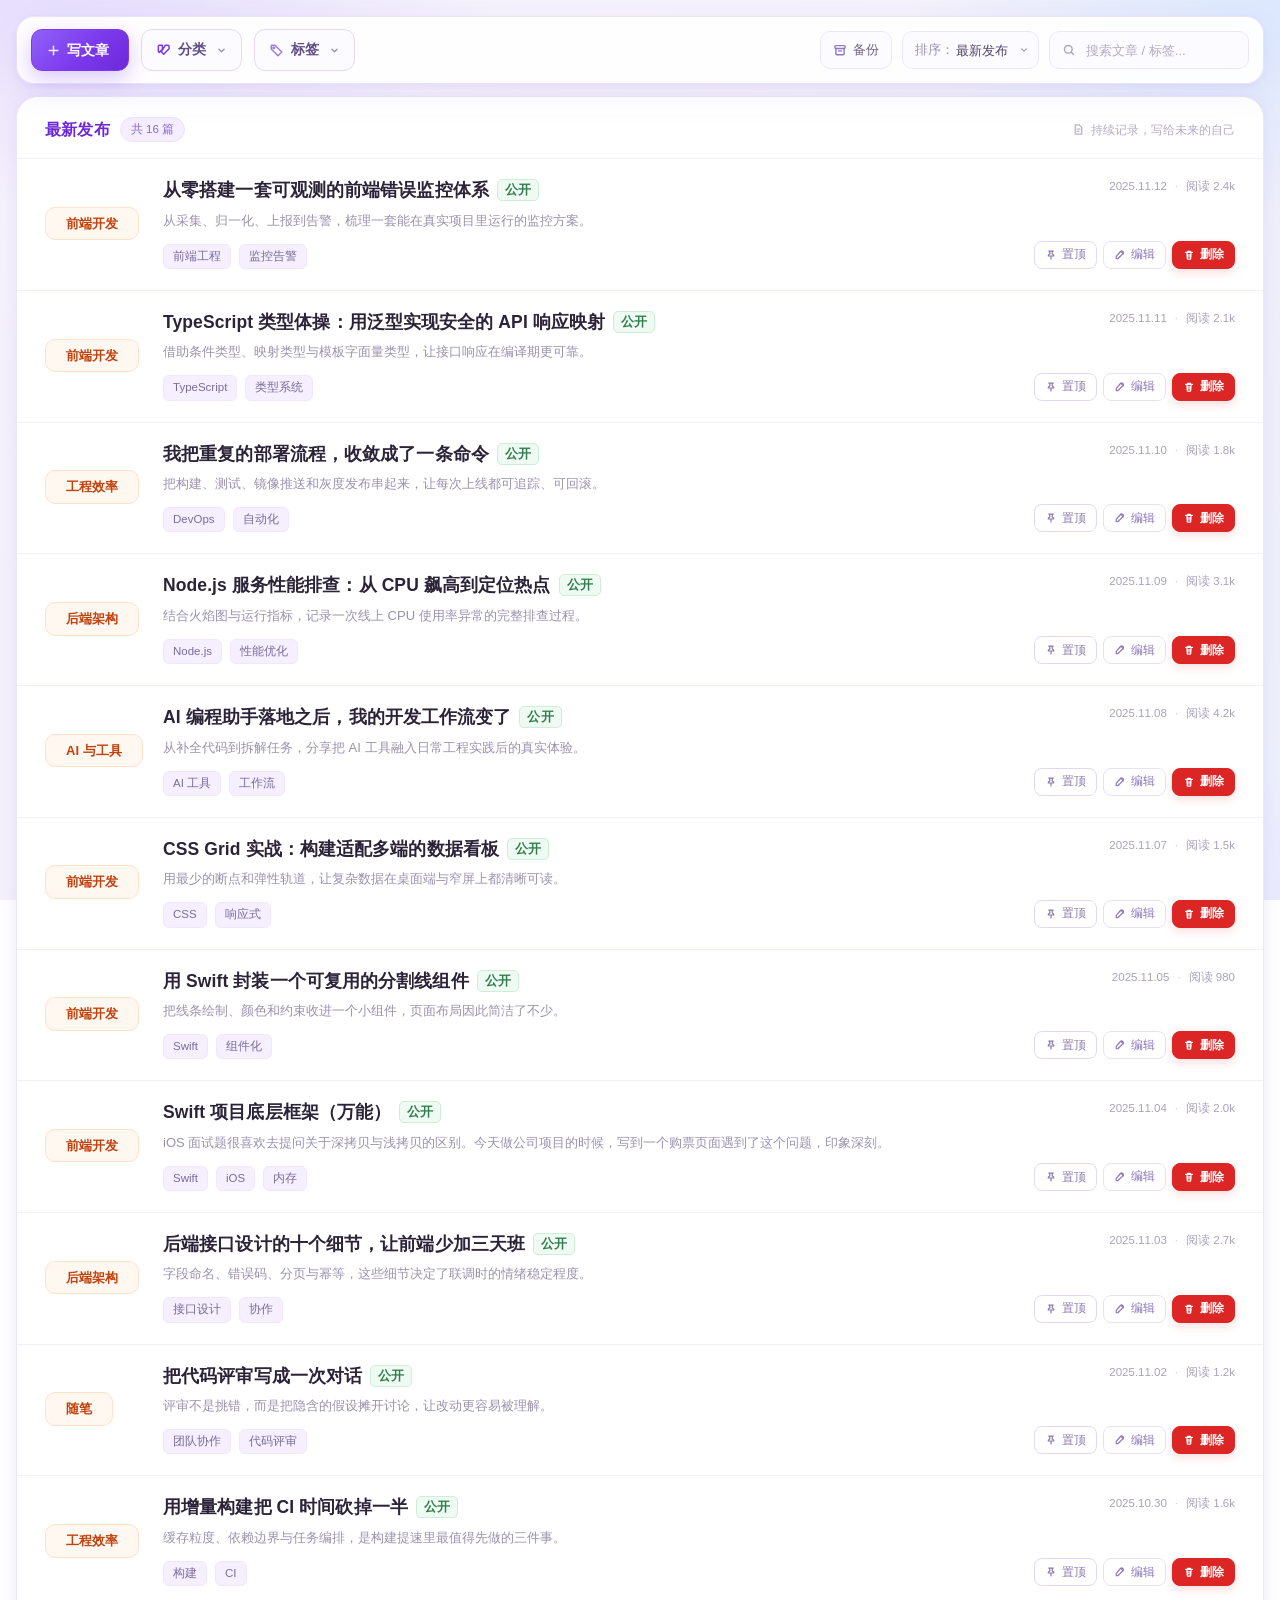
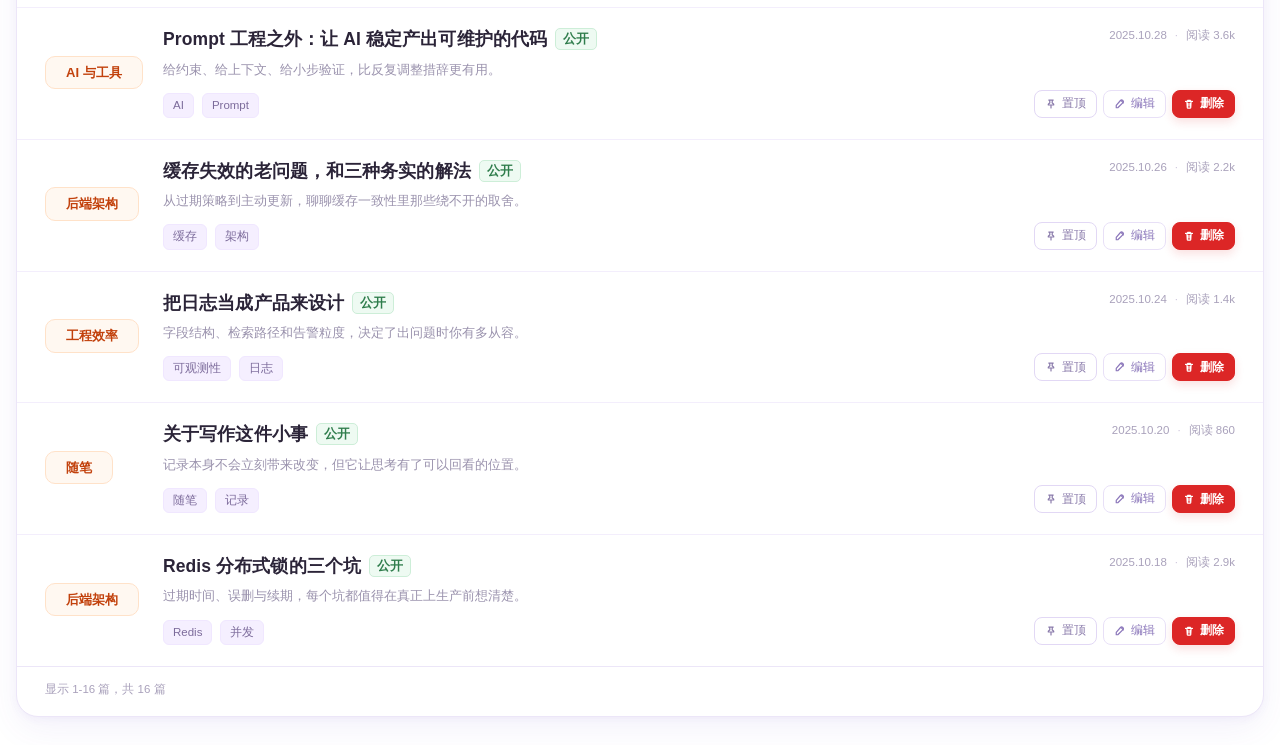
<file: index.html>
<!doctype html>
<html lang="zh-CN">
<head>
<!-- 文章列表页（站点入口）：结构在本文件，样式在 assets/css/list.css，数据与交互在 assets/js/list.js -->
<meta charset="UTF-8">
<meta name="viewport" content="width=device-width,initial-scale=1">
<title>全部文章 · 字间</title>
<link rel="stylesheet" href="assets/css/list.css">
</head>
<body>

<svg class="sprite" aria-hidden="true" focusable="false">
  <symbol id="i-plus" viewBox="0 0 16 16"><path d="M8 3.4v9.2M3.4 8h9.2"/></symbol>
  <symbol id="i-search" viewBox="0 0 16 16"><circle cx="7.2" cy="7.2" r="4.4"/><path d="m10.6 10.6 2.6 2.6"/></symbol>
  <symbol id="i-caret" viewBox="0 0 16 16"><path d="m4.8 6.4 3.2 3.2 3.2-3.2"/></symbol>
  <symbol id="i-heart" viewBox="0 0 16 16"><path d="M8 13.1 3.9 9.2A2.9 2.9 0 0 1 8 5.1a2.9 2.9 0 0 1 4.1 4.1Z"/></symbol>
  <symbol id="i-arrow" viewBox="0 0 16 16"><path d="M3.4 8h9M9.2 4.8 12.4 8l-3.2 3.2"/></symbol>
  <symbol id="i-doc" viewBox="0 0 16 16"><path d="M4 2.4h5l3 3v8.2H4z"/><path d="M6.2 7.6h3.6M6.2 10.2h2.4"/></symbol>
  <symbol id="i-pen" viewBox="0 0 16 16"><path d="M3 13h2.1l6.9-6.9a1.7 1.7 0 0 0 0-2.4l-.7-.7a1.7 1.7 0 0 0-2.4 0L3 9.9Z"/><path d="M9.6 3.6 12.4 6.4"/></symbol>
  <symbol id="i-trash" viewBox="0 0 16 16"><path d="M3.4 4.6h9.2M6.2 4.6V3.1h3.6v1.5M5.2 4.6l.5 8c0 .5.4.9.9.9h2.8c.5 0 .9-.4.9-.9l.5-8M6.7 7v3.7M9.3 7v3.7"/></symbol>
  <symbol id="i-archive" viewBox="0 0 16 16"><rect x="2.2" y="3" width="11.6" height="3.2" rx="1"/><path d="M3.3 6.2v6.1c0 .7.5 1.2 1.2 1.2h7c.7 0 1.2-.5 1.2-1.2V6.2M6.3 9h3.4"/></symbol>
  <symbol id="i-download" viewBox="0 0 16 16"><path d="M8 2.8v7.1M5.2 7.3 8 10.1l2.8-2.8M3.2 12.8h9.6"/></symbol>
  <symbol id="i-upload" viewBox="0 0 16 16"><path d="M8 10.3V3.2M5.2 6 8 3.2 10.8 6M3.2 12.8h9.6"/></symbol>
  <symbol id="i-close" viewBox="0 0 16 16"><path d="m4.4 4.4 7.2 7.2M11.6 4.4l-7.2 7.2"/></symbol>
  <symbol id="i-tags" viewBox="0 0 16 16"><path d="M2.5 3.6c0-.6.5-1.1 1.1-1.1h3.2v4.2L3.5 10 2.5 9V3.6ZM9.2 3.6c0-.6.5-1.1 1.1-1.1h2.5c.6 0 1.1.5 1.1 1.1v2.5L8.2 12 5.6 9.4l3.6-5.8Z"/></symbol>
  <symbol id="i-tag" viewBox="0 0 16 16"><path d="M2.4 3.1c0-.4.3-.7.7-.7h3.3l7.2 7.2-4 4L2.4 6.4V3.1Z"/><circle cx="5.1" cy="5.1" r=".85"/></symbol>
  <symbol id="i-pin" viewBox="0 0 16 16"><path d="M5 2.7h6M6.1 2.7l.4 3.6-2.1 2v1h7.2v-1l-2.1-2 .4-3.6M8 9.3v4"/></symbol>
  <symbol id="i-check" viewBox="0 0 16 16"><path d="m3.4 8.2 3 3 6.2-6.4"/></symbol>
</svg>

<header class="topbar">
  <a class="write-btn" href="edit.html" target="_blank" rel="noopener"><svg class="icon"><use href="#i-plus"/></svg>写文章</a>

  <div class="category-filter" id="categoryFilter">
    <button class="category-filter-btn" id="categoryFilterBtn" type="button" aria-haspopup="menu" aria-expanded="false" aria-controls="categoryMenu">
      <svg class="icon"><use href="#i-tags"/></svg><span>分类</span>
      <svg class="icon category-filter-caret"><use href="#i-caret"/></svg>
    </button>
    <div class="category-menu" id="categoryMenu" role="menu" aria-label="选择分类" hidden></div>
  </div>

  <div class="category-filter tag-filter" id="tagFilter">
    <button class="category-filter-btn" id="tagFilterBtn" type="button" aria-haspopup="menu" aria-expanded="false" aria-controls="tagMenu">
      <svg class="icon"><use href="#i-tag"/></svg><span>标签</span>
      <svg class="icon category-filter-caret"><use href="#i-caret"/></svg>
    </button>
    <div class="category-menu" id="tagMenu" role="menu" aria-label="选择标签" hidden></div>
  </div>

  <div class="tools">
    <button class="backup-btn" id="backupBtn" type="button" title="备份与恢复" aria-label="备份与恢复">
      <svg class="icon"><use href="#i-archive"/></svg><span>备份</span>
    </button>

    <label class="sort">
      <span class="sort-label">排序：</span>
      <select id="sortSelect" aria-label="排序方式">
        <option value="latest">最新发布</option>
        <option value="reads">最多阅读</option>
        <option value="likes">最多点赞</option>
      </select>
      <svg class="icon caret"><use href="#i-caret"/></svg>
    </label>

    <label class="search">
      <svg class="icon"><use href="#i-search"/></svg>
      <input id="searchInput" type="search" placeholder="搜索文章 / 标签..." autocomplete="off" aria-label="搜索文章">
    </label>
  </div>
</header>

<main class="shell">
  <section class="panel">
    <div class="panel-head">
      <div class="panel-title">
        <h1 id="listTitle">最新发布</h1>
        <span class="count-pill" id="totalCount">共 0 篇</span>
      </div>
      <div class="panel-hint">
        <svg class="icon"><use href="#i-doc"/></svg>
        <span>持续记录，写给未来的自己</span>
      </div>
    </div>

    <div class="article-list" id="articleList" aria-live="polite">
      <div class="list-loading">正在读取文章…</div>
    </div>

    <div class="empty-state" id="emptyState" hidden>
      <div class="empty-icon"><svg class="icon"><use href="#i-search"/></svg></div>
      <p class="empty-title">没有找到相关文章</p>
      <p class="empty-hint">换个关键词，或者切回“全部文章”看看</p>
      <button class="empty-btn" type="button" id="resetFilter">重置筛选</button>
    </div>

    <footer class="panel-foot">
      <span class="range" id="rangeInfo">显示 0-0 篇，共 0 篇</span>
      <nav class="pager" id="pager" aria-label="分页"></nav>
    </footer>
  </section>
</main>

<div class="modal" id="categoryModal" hidden>
  <div class="modal-backdrop" data-close-category></div>
  <section class="modal-card category-card" role="dialog" aria-modal="true" aria-labelledby="categoryTitle">
    <header class="modal-head">
      <div>
        <h2 id="categoryTitle">分类编辑</h2>
        <p>新增、重命名或删除分类，文章列表与发布弹窗会同步更新。</p>
      </div>
      <button class="modal-close" type="button" data-close-category aria-label="关闭分类编辑">
        <svg class="icon"><use href="#i-close"/></svg>
      </button>
    </header>
    <div class="category-body">
      <form class="category-add" id="categoryForm">
        <label class="category-input-wrap" for="categoryInput">
          <span class="category-input-icon"><svg class="icon"><use href="#i-tags"/></svg></span>
          <input id="categoryInput" type="text" maxlength="16" placeholder="输入分类名称，如：Vue" autocomplete="off">
        </label>
        <button class="category-add-btn" id="categoryAddBtn" type="submit">
          <svg class="icon"><use href="#i-plus"/></svg><span>添加分类</span>
        </button>
      </form>
      <p class="category-error" id="categoryError" role="alert" hidden></p>
      <div class="category-list-head">
        <span>当前分类</span>
        <span id="categoryTotal">共 0 个</span>
      </div>
      <div class="category-list" id="categoryList" aria-live="polite"></div>
      <p class="category-note">点击分类名称可重命名；有文章使用的分类暂不能删除。</p>
    </div>
    <footer class="category-foot">
      <button class="category-done-btn" type="button" data-close-category>完成</button>
    </footer>
  </section>
</div>

<div class="modal" id="tagModal" hidden>
  <div class="modal-backdrop" data-close-tag></div>
  <section class="modal-card category-card" role="dialog" aria-modal="true" aria-labelledby="tagTitle">
    <header class="modal-head">
      <div>
        <h2 id="tagTitle">标签编辑</h2>
        <p>新增或删除标签，文章列表的标签筛选会同步更新。</p>
      </div>
      <button class="modal-close" type="button" data-close-tag aria-label="关闭标签编辑">
        <svg class="icon"><use href="#i-close"/></svg>
      </button>
    </header>
    <div class="category-body">
      <form class="category-add" id="tagForm">
        <label class="category-input-wrap" for="tagInput">
          <span class="category-input-icon"><svg class="icon"><use href="#i-tag"/></svg></span>
          <input id="tagInput" type="text" maxlength="16" placeholder="输入标签名称，如：组件化" autocomplete="off">
        </label>
        <button class="category-add-btn" id="tagAddBtn" type="submit">
          <svg class="icon"><use href="#i-plus"/></svg><span>添加标签</span>
        </button>
      </form>
      <p class="category-error" id="tagError" role="alert" hidden></p>
      <div class="category-list-head">
        <span>当前标签</span>
        <span id="tagTotal">共 0 个</span>
      </div>
      <div class="category-list tag-list" id="tagList" aria-live="polite"></div>
      <p class="category-note">用于文章列表的标签筛选；有文章使用的标签暂不能删除。</p>
    </div>
    <footer class="category-foot">
      <button class="category-done-btn" type="button" data-close-tag>完成</button>
    </footer>
  </section>
</div>

<div class="modal" id="backupModal" hidden>
  <div class="modal-backdrop" data-close-backup></div>
  <section class="modal-card" role="dialog" aria-modal="true" aria-labelledby="backupTitle">
    <header class="modal-head">
      <div>
        <h2 id="backupTitle">备份与恢复</h2>
        <p>把文章和本地图片打包保存，换浏览器或重装前可以先备份。</p>
      </div>
      <button class="modal-close" type="button" data-close-backup aria-label="关闭备份窗口">
        <svg class="icon"><use href="#i-close"/></svg>
      </button>
    </header>

    <div class="modal-body">
      <section class="backup-block">
        <div class="backup-block-head">
          <span class="backup-icon"><svg class="icon"><use href="#i-download"/></svg></span>
          <div>
            <h3>导出备份</h3>
            <p>勾选要导出的文章，正文引用的本地图片会一起打包。</p>
          </div>
        </div>
        <div class="export-picker">
          <div class="export-picker-toolbar">
            <label class="export-search">
              <svg class="icon"><use href="#i-search"/></svg>
              <input id="exportSearch" type="search" placeholder="搜索要导出的文章…" autocomplete="off" aria-label="搜索要导出的文章">
            </label>
            <button class="export-tool-btn" id="exportSelectAll" type="button">全选</button>
            <button class="export-tool-btn" id="exportClear" type="button">清空</button>
          </div>
          <div class="export-list" id="exportList" role="group" aria-label="选择要导出的文章"></div>
          <div class="export-picker-foot">
            <span id="exportSelection">已选 0 篇</span>
            <span id="exportImageCount">含 0 个本地图片引用</span>
          </div>
        </div>
        <div class="backup-row">
          <button class="backup-primary" id="exportBackupBtn" type="button" disabled><svg class="icon"><use href="#i-download"/></svg><span id="exportBackupText">导出所选文章</span></button>
          <span class="backup-stats" id="backupStats">正在统计…</span>
        </div>
      </section>

      <section class="backup-block">
        <div class="backup-block-head">
          <span class="backup-icon"><svg class="icon"><use href="#i-upload"/></svg></span>
          <div>
            <h3>导入备份</h3>
            <p>选择一个之前导出的 JSON 备份文件；导入的文章按原本的发布时间排序。</p>
          </div>
        </div>
        <div class="import-modes">
          <label class="import-mode">
            <input type="radio" name="importMode" value="merge" checked>
            <span><b>合并导入</b><small>保留现有文章，跳过同 ID 的文章</small></span>
          </label>
          <label class="import-mode">
            <input type="radio" name="importMode" value="replace">
            <span><b>覆盖恢复</b><small>清空现有文章和图片，再恢复备份</small></span>
          </label>
        </div>
        <label class="backup-file" id="backupFileLabel">
          <svg class="icon"><use href="#i-upload"/></svg>
          <span id="backupFileText">选择备份文件</span>
          <input id="importFile" type="file" accept=".json,application/json" hidden>
        </label>
      </section>

      <p class="backup-note">备份保存在本机；清空浏览器站点数据前，请先把备份文件移到其他位置。</p>
    </div>
  </section>
</div>

<div class="modal" id="deleteModal" hidden>
  <div class="modal-backdrop" data-close-delete></div>
  <section class="modal-card delete-card" role="alertdialog" aria-modal="true" aria-labelledby="deleteTitle" aria-describedby="deleteHint">
    <header class="modal-head">
      <div>
        <h2 id="deleteTitle">删除这篇文章？</h2>
        <p>删除后无法恢复，请确认后再继续。</p>
      </div>
      <button class="modal-close" type="button" data-close-delete aria-label="关闭删除确认">
        <svg class="icon"><use href="#i-close"/></svg>
      </button>
    </header>
    <div class="modal-body delete-body">
      <span class="delete-warning-icon"><svg class="icon"><use href="#i-trash"/></svg></span>
      <div>
        <p class="delete-hint" id="deleteHint">将永久删除以下文章及其本地图片：</p>
        <p class="delete-article-name" id="deleteArticleName"></p>
      </div>
    </div>
    <footer class="delete-foot">
      <button class="delete-cancel" type="button" data-close-delete>取消</button>
      <button class="delete-confirm" id="confirmDeleteBtn" type="button"><svg class="icon"><use href="#i-trash"/></svg>确认删除</button>
    </footer>
  </section>
</div>

<div class="toast" id="toast" role="status" aria-live="polite"></div>

<script src="assets/js/shared.js"></script>
<script src="assets/js/seed.js"></script>
<script src="assets/js/db.js"></script>
<script src="assets/js/list.js"></script>
</body>
</html>
</file>
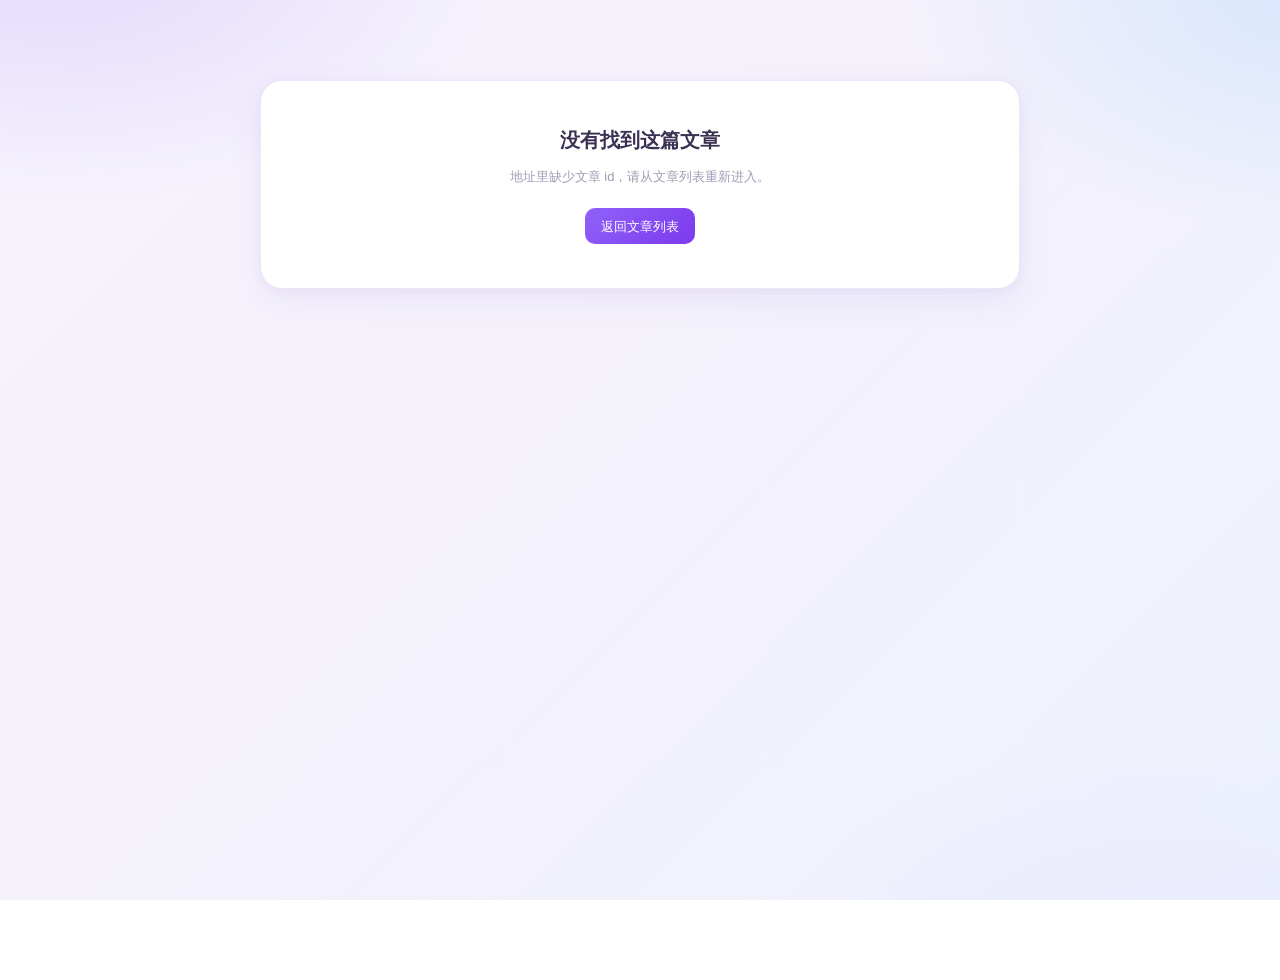
<file: detail.html>
<!doctype html>
<html lang="zh-CN">
<head>
<!-- 文章详情页：按 detail.html?id=文章ID 从 IndexedDB 读取文章 -->
<meta charset="UTF-8">
<meta name="viewport" content="width=device-width,initial-scale=1">
<title>文章详情 · 字间</title>
<script src="assets/vendor/marked.min.js"></script>
<script src="assets/vendor/purify.min.js"></script>
<link rel="stylesheet" href="assets/css/detail.css">
</head>
<body>

<svg class="sprite" aria-hidden="true" focusable="false">
  <symbol id="i-back" viewBox="0 0 16 16"><path d="M9.8 3.5 5.3 8l4.5 4.5"/></symbol>
  <symbol id="i-pen" viewBox="0 0 16 16"><path d="M3 13h2.1l6.9-6.9a1.7 1.7 0 0 0 0-2.4l-.7-.7a1.7 1.7 0 0 0-2.4 0L3 9.9Z"/><path d="M9.6 3.6 12.4 6.4"/></symbol>
  <symbol id="i-plus" viewBox="0 0 16 16"><path d="M8 3.4v9.2M3.4 8h9.2"/></symbol>
  <symbol id="i-eye" viewBox="0 0 16 16"><path d="M1.5 8S3.9 3.8 8 3.8 14.5 8 14.5 8 12.1 12.2 8 12.2 1.5 8 1.5 8Z"/><circle cx="8" cy="8" r="1.7"/></symbol>
  <symbol id="i-clock" viewBox="0 0 16 16"><circle cx="8" cy="8" r="5.6"/><path d="M8 4.9V8l2.2 1.5"/></symbol>
  <symbol id="i-list" viewBox="0 0 16 16"><path d="M6 4h8M6 8h8M6 12h8"/><path d="M2.6 4h.01M2.6 8h.01M2.6 12h.01" stroke-width="2.2"/></symbol>
</svg>

<div class="page-state" id="pageState">
  <span class="loading-dot" aria-hidden="true"></span>
  <h1>正在打开文章…</h1>
  <p>从本地数据库读取内容</p>
</div>

<main class="shell" id="articleShell" hidden>
  <article class="article-card">
    <header class="article-head">
      <h1 class="article-title" id="articleTitle"></h1>
      <p class="lead" id="articleSummary" hidden></p>
      <div class="article-meta">
        <strong>作者: 冯汉栩</strong>
        <span class="dot">·</span>
        <span id="articleDate"></span>
        <span class="dot">·</span>
        <span class="stat" title="真实阅读量（仅作者可见）"><svg class="icon"><use href="#i-eye"/></svg>阅读 <b id="articleReads">0</b></span>
        <span class="dot">·</span>
        <a class="meta-edit" id="editLink" href="edit.html">编辑</a>
      </div>
      <div class="tag-row" id="articleTags"></div>
    </header>

    <div class="content" id="articleContent"></div>

    <footer class="article-foot">
      <span id="articleUpdated"></span>
      <div class="foot-actions">
        <a href="index.html"><svg class="icon"><use href="#i-back"/></svg>全部文章</a>
        <a id="footEditLink" href="edit.html"><svg class="icon"><use href="#i-pen"/></svg>继续编辑</a>
      </div>
    </footer>
  </article>

  <aside class="side">
    <section class="side-card" id="tocCard" hidden>
      <h2 class="side-title">文章目录 <span class="badge" id="tocBadge">0 节</span></h2>
      <nav class="toc-list" id="tocList"></nav>
    </section>

  </aside>
</main>

<div class="image-viewer" id="imageViewer" role="dialog" aria-modal="true" aria-label="图片预览" hidden>
  <div class="image-viewer-mask" data-image-close></div>
  <button type="button" class="image-viewer-close" data-image-close aria-label="关闭图片预览">
    <svg class="icon" viewBox="0 0 16 16" aria-hidden="true"><path d="M3.5 3.5l9 9M12.5 3.5l-9 9"/></svg>
  </button>
  <div class="image-viewer-stage" id="imageViewerStage">
    <button type="button" class="image-viewer-nav is-prev" id="imageViewerPrev" aria-label="上一张图片">
      <svg class="icon" viewBox="0 0 16 16" aria-hidden="true"><path d="M9.8 3.5 5.3 8l4.5 4.5"/></svg>
    </button>
    <img class="image-viewer-img" id="imageViewerImg" alt="" draggable="false">
    <button type="button" class="image-viewer-nav is-next" id="imageViewerNext" aria-label="下一张图片">
      <svg class="icon" viewBox="0 0 16 16" aria-hidden="true"><path d="M6.2 3.5 10.7 8l-4.5 4.5"/></svg>
    </button>
  </div>
  <div class="image-viewer-bar">
    <div class="image-viewer-info">
      <span id="imageViewerCounter">1 / 1</span>
      <span class="image-viewer-caption" id="imageViewerCaption"></span>
    </div>
    <div class="image-viewer-tools" role="group" aria-label="图片缩放">
      <button type="button" class="image-viewer-tool" id="imageViewerZoomOut" aria-label="缩小">
        <svg class="icon" viewBox="0 0 16 16" aria-hidden="true"><path d="M3.4 8h9.2"/></svg>
      </button>
      <span class="image-viewer-zoom" id="imageViewerZoom">100%</span>
      <button type="button" class="image-viewer-tool" id="imageViewerZoomIn" aria-label="放大">
        <svg class="icon" viewBox="0 0 16 16" aria-hidden="true"><path d="M8 3.4v9.2M3.4 8h9.2"/></svg>
      </button>
      <span class="image-viewer-divider" aria-hidden="true"></span>
      <button type="button" class="image-viewer-tool is-text" id="imageViewerActual" title="按原始像素大小查看">1:1</button>
      <button type="button" class="image-viewer-tool is-text" id="imageViewerReset" title="恢复适应屏幕">还原</button>
    </div>
  </div>
</div>

<div class="toast" id="toast" role="status" aria-live="polite"></div>

<script src="assets/js/shared.js"></script>
<script src="assets/js/seed.js"></script>
<script src="assets/js/db.js"></script>
<script src="assets/js/detail.js"></script>
</body>
</html>
</file>
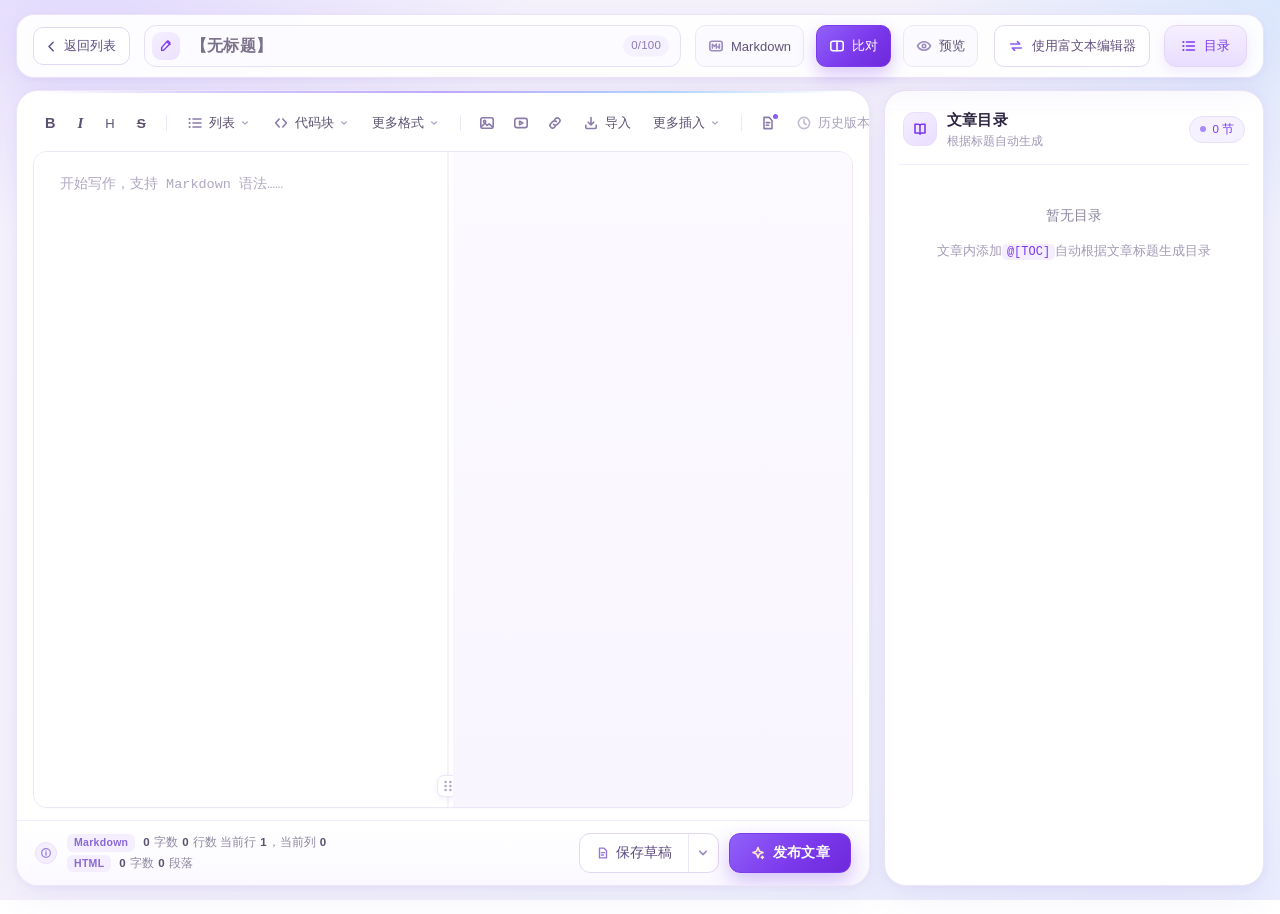
<file: edit.html>
<!doctype html>
<html lang="zh-CN">
<head>
<!-- 文章编辑器：结构在本文件，样式在 assets/css/edit.css，交互在 assets/js/edit.js -->
<meta charset="UTF-8">
<meta name="viewport" content="width=device-width,initial-scale=1">
<title>写文章 · 字间</title>
<script src="assets/vendor/marked.min.js"></script>
<script src="assets/vendor/purify.min.js"></script>
<link rel="stylesheet" href="assets/css/edit.css">
</head>
<body>

<svg class="sprite" aria-hidden="true" focusable="false">
  <symbol id="i-back" viewBox="0 0 16 16"><path d="M9.8 3.5 5.3 8l4.5 4.5"/></symbol>
  <symbol id="i-md" viewBox="0 0 16 16"><rect x="1.8" y="3.2" width="12.4" height="9.6" rx="2.2"/><path d="M4.4 10.3V6.2l2 2.1 2-2.1v4.1"/><path d="M11.4 6.2v4.1M9.9 8.8l1.5 1.5"/></symbol>
  <symbol id="i-split" viewBox="0 0 16 16"><rect x="1.8" y="3.2" width="12.4" height="9.6" rx="2.2"/><path d="M8 3.2v9.6"/></symbol>
  <symbol id="i-eye" viewBox="0 0 16 16"><path d="M1.5 8S3.9 3.8 8 3.8 14.5 8 14.5 8 12.1 12.2 8 12.2 1.5 8 1.5 8Z"/><circle cx="8" cy="8" r="1.7"/></symbol>
  <symbol id="i-swap" viewBox="0 0 16 16"><path d="M2.6 6h9.2M9.4 3.6 11.8 6M13.4 10H4.2M6.6 12.4 4.2 10"/></symbol>
  <symbol id="i-list" viewBox="0 0 16 16"><path d="M6 4h8M6 8h8M6 12h8"/><path d="M2.6 4h.01M2.6 8h.01M2.6 12h.01" stroke-width="2.2"/></symbol>
  <symbol id="i-code" viewBox="0 0 16 16"><path d="M6.2 4 2.6 8l3.6 4M9.8 4 13.4 8l-3.6 4"/></symbol>
  <symbol id="i-image" viewBox="0 0 16 16"><rect x="1.8" y="2.8" width="12.4" height="10.4" rx="2"/><circle cx="5.6" cy="6.4" r="1.1"/><path d="M2.6 11.4 6 8.4l2.2 2 1.9-1.6 3.2 2.8"/></symbol>
  <symbol id="i-video" viewBox="0 0 16 16"><rect x="1.8" y="3.4" width="12.4" height="9.2" rx="2.2"/><path d="M6.6 6.2 9.8 8l-3.2 1.8Z"/></symbol>
  <symbol id="i-link" viewBox="0 0 16 16"><path d="M6.6 9.4a2.6 2.6 0 0 0 3.7 0l1.9-1.9a2.6 2.6 0 0 0-3.7-3.7L7.6 4.7"/><path d="M9.4 6.6a2.6 2.6 0 0 0-3.7 0L3.8 8.5a2.6 2.6 0 0 0 3.7 3.7l.9-.9"/></symbol>
  <symbol id="i-draft" viewBox="0 0 16 16"><path d="M4 2.4h5l3 3v8.2H4z"/><path d="M6.2 7.6h3.6M6.2 10.2h2.4"/></symbol>
  <symbol id="i-history" viewBox="0 0 16 16"><circle cx="8" cy="8" r="5.6"/><path d="M8 4.9V8l2.2 1.5"/></symbol>
  <symbol id="i-caret" viewBox="0 0 16 16"><path d="m4.8 6.4 3.2 3.2 3.2-3.2"/></symbol>
  <symbol id="i-grip" viewBox="0 0 16 16"><path d="M5.6 4h.01M10.4 4h.01M5.6 8h.01M10.4 8h.01M5.6 12h.01M10.4 12h.01" stroke-width="2.6"/></symbol>
  <symbol id="i-toc" viewBox="0 0 16 16"><path d="M5.4 4h8M5.4 8h8M5.4 12h8"/><path d="M2.4 4h.01M2.4 8h.01M2.4 12h.01" stroke-width="2.2"/></symbol>
  <symbol id="i-pen" viewBox="0 0 16 16"><path d="M3 13h2.1l6.9-6.9a1.7 1.7 0 0 0 0-2.4l-.7-.7a1.7 1.7 0 0 0-2.4 0L3 9.9Z"/><path d="M9.6 3.6 12.4 6.4"/></symbol>
  <symbol id="i-doc" viewBox="0 0 16 16"><path d="M4 2.4h5l3 3v8.2H4z"/><path d="M9 2.4v3h3M6.2 7.6h3.6M6.2 10.2h2.4"/></symbol>
  <symbol id="i-info" viewBox="0 0 16 16"><circle cx="8" cy="8" r="5.8"/><path d="M8 7.3v3.3M8 5.2h.01" stroke-width="1.8"/></symbol>
  <symbol id="i-spark" viewBox="0 0 16 16"><path d="M8 2.6 9.4 6.2 13 7.6 9.4 9 8 12.6 6.6 9 3 7.6 6.6 6.2Z"/><path d="M12.4 11.2v2.2M11.3 12.3h2.2"/></symbol>
  <symbol id="i-book" viewBox="0 0 16 16"><path d="M3 3.2h3.2A1.8 1.8 0 0 1 8 4.3a1.8 1.8 0 0 1 1.8-1.1H13v8.8H9.7a1.7 1.7 0 0 0-1.7 1.1 1.7 1.7 0 0 0-1.7-1.1H3Z"/><path d="M8 4.4v7.8"/></symbol>
  <symbol id="i-check" viewBox="0 0 16 16"><path d="m3.4 8.2 3 3 6.2-6.4"/></symbol>
  <symbol id="i-import" viewBox="0 0 16 16"><path d="M8 2.5v7.2M5.2 7.2 8 10l2.8-2.8"/><path d="M2.8 10.2v2.3c0 .6.4 1 1 1h8.4c.6 0 1-.4 1-1v-2.3"/></symbol>
  <symbol id="i-shield" viewBox="0 0 16 16"><path d="M8 2.2 12.6 3.8v3.6c0 2.7-1.8 4.8-4.6 6-2.8-1.2-4.6-3.3-4.6-6V3.8Z"/><path d="m5.8 7.8 1.4 1.4 3-3"/></symbol>
</svg>

<header class="topbar">
  <a class="back" href="index.html" id="backLink" title="返回"><svg class="icon"><use href="#i-back"/></svg><span>返回列表</span></a>
  <div class="title-wrap">
    <span class="title-icon" aria-hidden="true"><svg class="icon"><use href="#i-pen"/></svg></span>
    <input id="title" class="title-input" type="text" maxlength="100" placeholder="【无标题】" autocomplete="off" spellcheck="false" aria-label="文章标题">
    <span id="titleCount" class="title-count">0/100</span>
  </div>
  <div class="topbar-actions">
    <div class="mode-tabs" role="tablist" aria-label="编辑模式">
      <button class="mode" data-mode="edit" role="tab" aria-selected="false"><svg class="icon"><use href="#i-md"/></svg><span>Markdown</span></button>
      <button class="mode is-active" data-mode="split" role="tab" aria-selected="true"><svg class="icon"><use href="#i-split"/></svg><span>比对</span></button>
      <button class="mode" data-mode="preview" role="tab" aria-selected="false"><svg class="icon"><use href="#i-eye"/></svg><span>预览</span></button>
    </div>
    <button class="rich-btn" id="richBtn" type="button"><svg class="icon"><use href="#i-swap"/></svg><span>使用富文本编辑器</span></button>
  </div>
  <button class="toc-toggle" type="button" id="tocToggle" aria-expanded="true" aria-controls="tocPanel" title="收起/展开目录"><svg class="icon"><use href="#i-toc"/></svg><span>目录</span></button>
</header>

<main class="workspace" id="workspace">
  <section class="editor">
    <div class="toolbar" id="toolbar">
      <div class="tool-group">
        <button class="tool" type="button" data-cmd="bold" title="加粗 (⌘B)"><b>B</b></button>
        <button class="tool" type="button" data-cmd="italic" title="斜体 (⌘I)"><i>I</i></button>
        <button class="tool" type="button" data-cmd="heading" title="标题">H</button>
        <button class="tool" type="button" data-cmd="strike" title="删除线"><s>S</s></button>
      </div>
      <span class="tool-sep"></span>
      <div class="tool-group">
        <button class="tool has-caret" type="button" data-menu="menu-list"><svg class="icon"><use href="#i-list"/></svg>列表<svg class="icon caret"><use href="#i-caret"/></svg></button>
        <button class="tool has-caret" type="button" data-menu="menu-code"><svg class="icon"><use href="#i-code"/></svg>代码块<svg class="icon caret"><use href="#i-caret"/></svg></button>
        <button class="tool has-caret" type="button" data-menu="menu-format">更多格式<svg class="icon caret"><use href="#i-caret"/></svg></button>
      </div>
      <span class="tool-sep"></span>
      <div class="tool-group">
        <button class="tool tool-icon" type="button" data-cmd="image" title="插入图片"><svg class="icon"><use href="#i-image"/></svg></button>
        <button class="tool tool-icon" type="button" data-cmd="video" title="插入视频（B 站 / MP4 直链）"><svg class="icon"><use href="#i-video"/></svg></button>
        <button class="tool tool-icon" type="button" data-cmd="link" title="插入链接"><svg class="icon"><use href="#i-link"/></svg></button>
        <button class="tool" type="button" data-cmd="import" title="导入 CSDN 文章并本地化图片"><svg class="icon"><use href="#i-import"/></svg>导入</button>
        <button class="tool has-caret" type="button" data-menu="menu-insert">更多插入<svg class="icon caret"><use href="#i-caret"/></svg></button>
      </div>
      <span class="tool-sep"></span>
      <div class="tool-group">
        <button class="tool tool-icon has-dot" type="button" data-cmd="save" title="保存草稿"><svg class="icon"><use href="#i-draft"/></svg></button>
        <button class="tool is-disabled" type="button" data-cmd="history" title="历史版本（暂未开放）"><svg class="icon"><use href="#i-history"/></svg>历史版本</button>
        <button class="tool has-caret" type="button" data-menu="menu-more">更多操作<svg class="icon caret"><use href="#i-caret"/></svg></button>
      </div>
    </div>

    <div class="panes" id="panes" data-mode="split">
      <div class="pane pane-edit">
        <textarea id="source" spellcheck="false" placeholder="开始写作，支持 Markdown 语法……" aria-label="Markdown 正文"></textarea>
      </div>
      <div class="splitter" id="splitter" role="separator" aria-orientation="vertical" aria-label="拖动调整分栏宽度" tabindex="0">
        <span class="splitter-line"></span>
        <button class="splitter-grip" type="button" id="resetSplit" title="双击恢复等宽"><svg class="icon"><use href="#i-grip"/></svg></button>
      </div>
      <div class="pane pane-preview">
        <article class="markdown-body" id="preview"></article>
      </div>
    </div>

    <footer class="editor-foot">
      <div class="foot-left">
        <span class="foot-info" aria-hidden="true"><svg class="icon"><use href="#i-info"/></svg></span>
        <div class="stats">
          <div><span class="stats-tag">Markdown</span><b id="statChars">0</b> 字数 <b id="statLines">0</b> 行数 当前行 <b id="statLine">1</b>，当前列 <b id="statCol">0</b></div>
          <div><span class="stats-tag">HTML</span><b id="statHtmlChars">0</b> 字数 <b id="statParas">0</b> 段落</div>
        </div>
      </div>
      <div class="foot-actions">
        <div class="draft-split">
          <button class="draft-btn" type="button" id="draftBtn"><svg class="icon"><use href="#i-draft"/></svg>保存草稿</button>
          <button class="draft-caret" type="button" id="draftCaret" data-menu="menu-draft" aria-label="草稿选项"><svg class="icon"><use href="#i-caret"/></svg></button>
        </div>
        <button class="publish-btn" type="button" id="publishBtn"><svg class="icon"><use href="#i-spark"/></svg><span id="publishText">发布文章</span></button>
      </div>
    </footer>
  </section>

  <aside class="toc" id="tocPanel" aria-label="文章目录">
    <div class="toc-head">
      <div class="toc-title">
        <span class="toc-title-icon" aria-hidden="true"><svg class="icon"><use href="#i-book"/></svg></span>
        <div>
          <b>文章目录</b>
          <div class="toc-sub">根据标题自动生成</div>
        </div>
      </div>
      <span class="badge" id="tocBadge">0 节</span>
    </div>
    <div class="toc-empty" id="tocEmpty">
      <p>暂无目录</p>
      <p class="toc-hint">文章内添加<code>@[TOC]</code>自动根据文章标题生成目录</p>
    </div>
    <nav class="toc-list" id="tocList" hidden></nav>
  </aside>
</main>

<div class="menu" id="menu-list" role="menu">
  <button type="button" data-cmd="ul">无序列表<span class="menu-key">- </span></button>
  <button type="button" data-cmd="ol">有序列表<span class="menu-key">1. </span></button>
  <button type="button" data-cmd="task">任务列表<span class="menu-key">- [ ]</span></button>
</div>
<div class="menu" id="menu-code" role="menu">
  <button type="button" data-cmd="inline-code">行内代码<span class="menu-key">` `</span></button>
  <button type="button" data-cmd="code-block">代码块<span class="menu-key">```</span></button>
</div>
<div class="menu" id="menu-format" role="menu">
  <button type="button" data-cmd="quote">引用<span class="menu-key">&gt;</span></button>
  <button type="button" data-cmd="table">表格<span class="menu-key">| |</span></button>
  <button type="button" data-cmd="hr">分割线<span class="menu-key">---</span></button>
  <button type="button" data-cmd="h3">三级标题<span class="menu-key">###</span></button>
</div>
<div class="menu" id="menu-insert" role="menu">
  <button type="button" data-cmd="toc">目录标记<span class="menu-key">@[TOC]</span></button>
  <button type="button" data-cmd="table">插入表格</button>
  <button type="button" data-cmd="image">本地上传图片</button>
  <button type="button" data-cmd="image-url">网络图片</button>
  <button type="button" data-cmd="video">插入视频<span class="menu-key">B 站 / MP4</span></button>
  <button type="button" data-cmd="import">导入 CSDN 文章</button>
  <button type="button" data-cmd="localize-images">本地化正文网络图片</button>
</div>
<div class="menu" id="menu-more" role="menu">
  <button type="button" data-cmd="export">导出 Markdown</button>
  <button type="button" data-cmd="copy-html">复制 HTML</button>
  <button type="button" data-cmd="clear">清空正文</button>
  <button type="button" class="danger" data-cmd="delete">删除文章</button>
</div>
<div class="menu" id="menu-draft" role="menu">
  <button type="button" data-cmd="save">保存草稿</button>
  <button type="button" data-cmd="clear-draft">清除本地草稿</button>
</div>

<div class="toast" id="toast" role="status" aria-live="polite"></div>
<div class="video-dialog" id="videoDialog" hidden>
  <div class="video-dialog-mask" data-video-close></div>
  <form class="video-dialog-card" id="videoForm" role="dialog" aria-modal="true" aria-labelledby="videoDialogTitle">
    <h3 id="videoDialogTitle">插入视频</h3>
    <p class="video-dialog-hint">粘贴 B 站视频页链接或 MP4 直链，会自动生成对应的播放器。</p>
    <input id="videoUrl" class="video-dialog-input" type="text" autocomplete="off" spellcheck="false"
           placeholder="粘贴 B 站视频页地址，或 https://.../movie.mp4">
    <p class="video-dialog-error" id="videoError" hidden></p>
    <div class="video-dialog-foot">
      <button type="button" class="video-dialog-btn" data-video-close>取消</button>
      <button type="submit" class="video-dialog-btn is-primary">插入</button>
    </div>
  </form>
</div>
<div class="publish-dialog" id="publishDialog" hidden>
  <div class="publish-dialog-mask" data-publish-close></div>
  <form class="publish-dialog-card" id="publishForm" role="dialog" aria-modal="true" aria-labelledby="publishDialogTitle">
    <div class="publish-dialog-head">
      <span class="publish-dialog-icon" aria-hidden="true"><svg class="icon"><use href="#i-doc"/></svg></span>
      <div>
        <h3 id="publishDialogTitle">文章信息</h3>
        <p class="publish-dialog-hint">发布前确认可见范围、分类、标签与摘要</p>
      </div>
    </div>
    <div class="publish-fields">
      <div class="meta-field" id="categorySelect">
        <span>分类</span>
        <div class="tag-select">
          <button class="tag-select-btn" id="categorySelectBtn" type="button" aria-haspopup="listbox" aria-expanded="false" aria-controls="categorySelectMenu">
            <span class="tag-select-value" id="categorySelectValue"><span class="tag-select-placeholder">点击选择分类</span></span>
            <svg class="icon tag-select-caret"><use href="#i-caret"/></svg>
          </button>
          <div class="tag-select-menu" id="categorySelectMenu" hidden>
            <div class="tag-select-options" id="categorySelectOptions" role="listbox" aria-label="选择分类"></div>
            <div class="tag-select-create">
              <input id="categoryCreateInput" type="text" maxlength="16" placeholder="新建分类，回车添加" autocomplete="off" aria-label="新建分类">
              <button class="tag-create-btn" id="categoryCreateBtn" type="button">添加</button>
            </div>
          </div>
        </div>
      </div>
      <div class="meta-field" id="visibilitySelect">
        <span>可见范围</span>
        <div class="tag-select">
          <button class="tag-select-btn" id="visibilitySelectBtn" type="button" aria-haspopup="listbox" aria-expanded="false" aria-controls="visibilitySelectMenu">
            <span class="tag-select-value" id="visibilitySelectValue"><span class="tag-chip">公开</span></span>
            <svg class="icon tag-select-caret"><use href="#i-caret"/></svg>
          </button>
          <div class="tag-select-menu" id="visibilitySelectMenu" hidden>
            <div class="tag-select-options" id="visibilitySelectOptions" role="listbox" aria-label="选择可见范围"></div>
          </div>
        </div>
      </div>
      <div class="meta-field meta-tag-field" id="tagSelect">
        <span>标签 <em id="tagSelectedCount">可多选</em></span>
        <div class="tag-select">
          <button class="tag-select-btn" id="tagSelectBtn" type="button" aria-haspopup="listbox" aria-expanded="false" aria-controls="tagSelectMenu">
            <span class="tag-select-value" id="tagSelectValue"><span class="tag-select-placeholder">点击选择标签</span></span>
            <svg class="icon tag-select-caret"><use href="#i-caret"/></svg>
          </button>
          <div class="tag-select-menu" id="tagSelectMenu" hidden>
            <div class="tag-select-options" id="tagSelectOptions" role="listbox" aria-multiselectable="true" aria-label="选择标签"></div>
            <div class="tag-select-create">
              <input id="tagCreateInput" type="text" maxlength="16" placeholder="新建标签，回车添加" autocomplete="off" aria-label="新建标签">
              <button class="tag-create-btn" id="tagCreateBtn" type="button">添加</button>
            </div>
          </div>
        </div>
      </div>
      <label class="meta-field meta-field-wide">
        <span>摘要 <em id="summaryCount">0/160</em></span>
        <textarea id="summaryInput" maxlength="160" rows="5" placeholder="留空时自动截取正文开头"></textarea>
      </label>
    </div>
    <div class="publish-dialog-foot">
      <button type="button" class="publish-dialog-btn" data-publish-close>取消</button>
      <button type="submit" class="publish-dialog-btn is-primary" id="publishConfirm">
        <svg class="icon"><use href="#i-spark"/></svg><span id="publishConfirmText">确认发布</span>
      </button>
    </div>
  </form>
</div>
<div class="import-dialog" id="importDialog" hidden>
  <div class="import-dialog-mask"></div>
  <section class="import-dialog-card" role="dialog" aria-modal="true" aria-labelledby="importDialogTitle">
    <div class="import-dialog-head">
      <span class="import-dialog-icon" aria-hidden="true"><svg class="icon"><use href="#i-import"/></svg></span>
      <div>
        <h3 id="importDialogTitle">导入 CSDN 文章</h3>
        <p>粘贴文章内容后，图片会先清理水印，再保存到本地。</p>
      </div>
    </div>

    <div class="import-dialog-body">

    <section class="import-watermark-option">
      <div class="import-watermark-toggle">
        <label class="import-watermark-label">
          <svg class="icon"><use href="#i-shield"/></svg>
          <span>
            <b>清理 CSDN 右下角水印</b>
            <small>下载后先清理，再保存到本地图片库；GIF 动图会自动保留原始动画。</small>
          </span>
          <input type="checkbox" id="importWatermarkEnabled" checked>
        </label>
      </div>
      <fieldset class="import-watermark-mode" id="importWatermarkMode">
        <legend>处理方式</legend>
        <label><input type="radio" name="importWatermarkMode" value="fill" checked> 背景补全（推荐）</label>
        <label><input type="radio" name="importWatermarkMode" value="blur"> 马赛克遮盖</label>
        <label><input type="radio" name="importWatermarkMode" value="crop"> 裁掉底部（损失底边）</label>
      </fieldset>
      <div class="import-watermark-preview">
        <div class="import-watermark-preview-card">
          <div class="import-watermark-caption"><span>原图</span><b id="importWatermarkSource">—</b></div>
          <img id="importWatermarkOriginal" alt="水印清理前预览">
        </div>
        <div class="import-watermark-preview-card">
          <div class="import-watermark-caption"><span>清理后</span><button type="button" class="import-watermark-retry" id="importWatermarkRetry" hidden>重新处理</button></div>
          <img id="importWatermarkProcessed" alt="水印清理后预览">
        </div>
      </div>
      <p class="import-watermark-hint" id="importWatermarkHint">点击下方缩略图可切换预览；导入时会自动处理所有 CSDN 图片。</p>
    </section>

    <div class="import-source-bar">
      <button type="button" class="import-source-btn" id="importReadClipboard"><svg class="icon"><use href="#i-draft"/></svg>读取剪贴板</button>
      <button type="button" class="import-source-btn is-quiet" id="importClear">清空</button>
      <span class="import-source-state" id="importSourceState">等待粘贴内容</span>
    </div>

    <div class="import-title-row">
      <label class="meta-field">
        <span>文章标题</span>
        <input id="importTitle" type="text" maxlength="100" placeholder="自动识别，也可以手动填写">
      </label>
      <label class="import-check">
        <input id="importTitleEnabled" type="checkbox" checked>
        <span>同时替换标题</span>
      </label>
    </div>

    <label class="import-paste-wrap" for="importText">
      <span>CSDN 文章内容</span>
      <textarea id="importText" spellcheck="false" placeholder="在 CSDN 文章中全选复制，然后在这里粘贴；也支持直接粘贴 Markdown。"></textarea>
    </label>

    <div class="import-summary">
      <span id="importStats">尚未识别内容</span>
      <span id="importImageCount">0 张网络图片</span>
    </div>
    <div class="import-images" id="importImages" hidden></div>

    <fieldset class="import-placement">
      <legend>导入方式</legend>
      <label><input type="radio" name="importPlacement" value="append" checked> 追加到正文末尾</label>
      <label><input type="radio" name="importPlacement" value="replace"> 替换当前正文</label>
    </fieldset>

    <div class="import-progress" id="importProgress" hidden>
      <div class="import-progress-head"><span id="importProgressText">准备下载图片…</span><b id="importProgressCount">0/0</b></div>
      <div class="import-progress-track"><span id="importProgressBar"></span></div>
    </div>

    <div class="import-result" id="importResult" hidden>
      <div class="import-result-head"><b id="importResultTitle"></b><span id="importResultDetail"></span></div>
      <div class="import-result-actions">
        <button type="button" class="import-source-btn" id="importRetryFailed">重试失败图片</button>
        <button type="button" class="import-source-btn" id="importSupplement">补传本地图片</button>
      </div>
      <p class="import-supplement-hint" id="importSupplementHint" hidden>请按失败列表顺序选择图片，系统会依次替换对应链接。</p>
      <ul class="import-failures" id="importFailures"></ul>
    </div>

    </div>

    <div class="import-dialog-foot">
      <button type="button" class="publish-dialog-btn" data-import-close>关闭</button>
      <button type="button" class="publish-dialog-btn is-primary" id="importConfirm"><svg class="icon"><use href="#i-spark"/></svg><span id="importConfirmText">导入并保存图片</span></button>
    </div>
  </section>
</div>
<input type="file" id="imageFile" accept="image/*" multiple hidden>
<input type="file" id="importSupplementFiles" accept="image/*" multiple hidden>

<script src="assets/js/shared.js"></script>
<script src="assets/js/seed.js"></script>
<script src="assets/js/db.js"></script>
<script src="assets/js/importer.js"></script>
<script src="assets/js/watermark.js"></script>
<script src="assets/js/edit.js"></script>
</body>
</html>
</file>
<file: assets/css/list.css>
/* ============================================================
   index.html 样式（与 edit.html 同一套淡紫卡片主题）
   ============================================================ */
:root{
  --bg-a:#f7f3fd;
  --bg-b:#f4f1fb;
  --bg-c:#edf2fd;
  --panel:#fff;
  --line:#ece6f8;
  --line-strong:#e2d8f5;
  --line-soft:#f3eefc;
  --ink:#2c2440;
  --ink-2:#5d5473;
  --muted:#8f88a0;
  --muted-2:#a9a1bb;
  --purple:#8b5cf6;
  --purple-strong:#7c3aed;
  --purple-deep:#6d28d9;
  --purple-soft:#f4eeff;
  --shadow:0 12px 34px rgba(104,64,196,.07),0 2px 8px rgba(104,64,196,.05);
  --shadow-lift:0 16px 40px rgba(104,64,196,.12),0 4px 12px rgba(104,64,196,.07);
  --ui-font:-apple-system,BlinkMacSystemFont,"PingFang SC","Hiragino Sans GB","Microsoft YaHei",sans-serif;
  --mono:"SF Mono",Menlo,Consolas,monospace;
}

*{box-sizing:border-box}
body{
  margin:0;min-height:100vh;
  color:var(--ink);
  font:14px/1.5 var(--ui-font);
  -webkit-font-smoothing:antialiased;
  background:
    radial-gradient(58% 46% at 4% -6%,rgba(196,181,253,.42) 0%,rgba(196,181,253,0) 62%),
    radial-gradient(52% 46% at 102% -2%,rgba(191,219,254,.5) 0%,rgba(191,219,254,0) 60%),
    radial-gradient(50% 40% at 92% 108%,rgba(221,214,254,.32) 0%,rgba(221,214,254,0) 65%),
    linear-gradient(135deg,var(--bg-a) 0%,var(--bg-b) 45%,var(--bg-c) 100%);
  background-attachment:fixed;
}
::selection{background:#e6d9ff;color:#3b2a63}
a{color:inherit}
button{font-family:inherit;color:inherit}
.sprite{position:absolute;width:0;height:0;overflow:hidden}
svg.icon{width:16px;height:16px;flex:none;fill:none;stroke:currentColor;stroke-width:1.6;stroke-linecap:round;stroke-linejoin:round}

/* ---------------- 顶栏 ---------------- */
.topbar{
  display:flex;align-items:center;gap:18px;
  margin:16px 16px 12px;padding:12px 14px;
  background:rgba(255,255,255,.92);
  border:1px solid rgba(233,226,248,.95);
  border-radius:18px;
  box-shadow:var(--shadow);
  backdrop-filter:blur(12px);
  -webkit-backdrop-filter:blur(12px);
}
.write-btn{
  display:inline-flex;align-items:center;gap:6px;
  height:42px;padding:0 18px 0 14px;flex:none;
  border:1px solid #7c3aed;border-radius:11px;
  background:linear-gradient(135deg,#9061f9 0%,#7c3aed 55%,#6d28d9 100%);
  color:#fff;font-size:14px;font-weight:600;letter-spacing:.2px;text-decoration:none;
  box-shadow:0 8px 20px rgba(124,58,237,.26);
  transition:filter .15s,box-shadow .15s,transform .1s;
}
.write-btn .icon{width:15px;height:15px;color:#f4e9ff}
.write-btn:hover{filter:brightness(1.05);box-shadow:0 12px 26px rgba(124,58,237,.32)}
.write-btn:active{transform:translateY(1px)}

.category-filter{position:relative;flex:none}
.tag-filter .category-filter-btn .icon:first-child{color:#9b7fe0}
.category-filter-btn{
  display:inline-flex;align-items:center;gap:7px;
  height:42px;padding:0 13px 0 14px;
  border:1px solid var(--line-strong);border-radius:11px;
  background:#fcfbff;color:#5f4f86;
  font-size:13.5px;font-weight:600;cursor:pointer;
  transition:background .15s,border-color .15s,color .15s,box-shadow .15s;
}
.category-filter-btn .icon{width:15px;height:15px;color:var(--purple-strong)}
.category-filter-btn .category-filter-caret{width:13px;height:13px;margin-left:2px;color:#9d91b3;transition:transform .18s}
.category-filter-btn:hover,.category-filter-btn[aria-expanded="true"]{
  background:#fff;border-color:#d9c8f5;color:var(--purple-deep);box-shadow:0 4px 12px rgba(124,58,237,.08);
}
.category-filter-btn:focus-visible{outline:none;border-color:#cbb8f3;box-shadow:0 0 0 4px rgba(139,92,246,.1)}
.category-filter-btn[aria-expanded="true"] .category-filter-caret{transform:rotate(180deg)}
.category-menu{
  position:absolute;left:0;top:calc(100% + 8px);z-index:40;
  width:220px;max-height:min(500px,calc(100vh - 90px));overflow:auto;
  padding:7px;border:1px solid var(--line);border-radius:13px;
  background:#fff;box-shadow:0 18px 42px rgba(62,38,124,.18),0 2px 8px rgba(62,38,124,.06);
  animation:category-menu-in .14s ease-out;
}
.category-menu[hidden]{display:none}
@keyframes category-menu-in{from{opacity:0;transform:translateY(-4px)}to{opacity:1;transform:none}}
.category-menu-item{
  display:flex;align-items:center;justify-content:space-between;gap:12px;
  width:100%;height:36px;padding:0 10px;
  border:0;border-radius:8px;background:transparent;
  color:#5d5473;font-size:13px;text-align:left;cursor:pointer;
  transition:background .15s,color .15s;
}
.category-menu-item:hover,.category-menu-item:focus-visible{background:#f7f2ff;color:var(--purple-deep);outline:none}
.category-menu-item.is-active{background:#f4eeff;color:var(--purple-deep);font-weight:600}
.category-menu-count{color:#aaa1bb;font-family:var(--mono);font-size:10.5px;font-weight:500;letter-spacing:.2px}
.category-menu-item.is-active .category-menu-count{color:#9b7fe0}
.category-menu-divider{height:1px;margin:6px 5px;background:var(--line-soft)}
.category-menu-edit{
  display:flex;align-items:center;justify-content:space-between;gap:12px;
  width:100%;height:38px;padding:0 10px;border:0;border-radius:8px;background:transparent;
  color:#6b51a8;font-size:12.5px;font-weight:600;text-align:left;cursor:pointer;
  transition:background .15s,color .15s;
}
.category-menu-edit:hover,.category-menu-edit:focus-visible{background:#f4eeff;color:var(--purple-deep);outline:none}
.category-menu-edit .icon{width:13px;height:13px;color:#9b7fe0}

.tools{display:flex;align-items:center;gap:10px;margin-left:auto;flex:none;min-width:0}
.backup-btn{
  display:inline-flex;align-items:center;justify-content:center;gap:6px;
  height:38px;padding:0 12px;flex:none;
  border:1px solid var(--line);border-radius:10px;background:#fcfbff;
  color:#6d6481;font-size:12.5px;cursor:pointer;
  transition:background .15s,border-color .15s,color .15s,box-shadow .15s;
}
.backup-btn .icon{width:14px;height:14px;color:#8f79c4}
.backup-btn:hover{background:#fff;border-color:#dfd3f7;color:var(--purple-strong);box-shadow:0 4px 12px rgba(124,58,237,.07)}
.sort{
  position:relative;display:inline-flex;align-items:center;
  height:38px;padding:0 10px 0 12px;
  border:1px solid var(--line);border-radius:10px;background:#fcfbff;
  color:#8f88a0;transition:border-color .15s,box-shadow .15s,background .15s;
}
.sort:hover{border-color:#dfd3f7;background:#fff}
.sort:focus-within{border-color:#cbb8f3;box-shadow:0 0 0 4px rgba(139,92,246,.1)}
.sort-label{font-size:12.5px;color:#9a92ad}
.sort select{
  appearance:none;-webkit-appearance:none;
  height:100%;padding:0 20px 0 2px;
  border:0;outline:none;background:transparent;
  color:#4f4568;font-size:13px;font-family:inherit;cursor:pointer;
}
.sort .caret{position:absolute;right:8px;width:12px;height:12px;color:#a79ec0;pointer-events:none}
.search{
  display:flex;align-items:center;gap:8px;
  width:240px;height:38px;padding:0 12px;
  min-width:0;
  border:1px solid var(--line);border-radius:10px;background:#fcfbff;
  transition:border-color .15s,box-shadow .15s,background .15s;
}
.search:focus-within{background:#fff;border-color:#cbb8f3;box-shadow:0 0 0 4px rgba(139,92,246,.1)}
.search .icon{width:14px;height:14px;color:#ada4bf}
.search input{
  flex:1;min-width:0;border:0;outline:none;background:transparent;
  color:var(--ink);font:13px var(--ui-font);
}
.search input::placeholder{color:#b3abc4}

/* ---------------- 列表卡片 ---------------- */
.shell{padding:0 16px 28px}
.panel{
  width:100%;
  background:var(--panel);
  border:1px solid var(--line);
  border-radius:22px;
  box-shadow:var(--shadow);
  overflow:hidden;
}
.panel-head{
  display:flex;align-items:center;justify-content:space-between;gap:16px;
  padding:20px 28px 16px;
}
.panel-title{display:flex;align-items:center;gap:10px;min-width:0}
.panel-title h1{margin:0;font-size:16px;font-weight:600;color:var(--purple-deep);letter-spacing:.2px}
.count-pill{
  padding:3px 10px;border-radius:999px;
  background:#f4eeff;border:1px solid #ecdfFF;
  color:#8a68d6;font-size:11.5px;white-space:nowrap;
}
.panel-hint{display:flex;align-items:center;gap:6px;color:#b3abc4;font-size:12px}
.panel-hint .icon{width:13px;height:13px;color:#bcb1d2}

/* 列表行 */
.article-list{padding:0}
.list-loading{padding:64px 24px;text-align:center;color:var(--muted);font-size:13px}
.list-loading::before{
  content:"";display:block;width:22px;height:22px;margin:0 auto 12px;
  border:2px solid #eadffb;border-top-color:var(--purple);border-radius:50%;
  animation:list-spin .8s linear infinite;
}
@keyframes list-spin{to{transform:rotate(360deg)}}
.row{
  --cat-font:13px;
  --cat-pad-x:20px;
  --cat-col:102px; /* 4 个字 × 13px + 左右各 20px 内边距 + 8px 余量 */
  display:grid;grid-template-columns:var(--cat-col) minmax(0,1fr) auto;column-gap:16px;
  padding:19px 28px 21px;
  border-top:1px solid var(--line-soft);
  cursor:pointer;
  transition:background .18s;
}
.row:hover{background:linear-gradient(90deg,#fbf8ff 0%,#fdfbff 58%,#fff 100%)}
.row-main{display:block;min-width:0;text-decoration:none;border-radius:10px}
.row-side,.row-actions{cursor:default}
.row-actions a,.row-actions button{cursor:pointer}
.row-main:focus-visible{outline:2px solid #cbb8f3;outline-offset:4px}
.row-cat{display:flex;align-items:center;justify-content:flex-start;min-width:0}
.category-badge{
  display:inline-flex;align-items:center;justify-content:center;max-width:100%;
  padding:6px var(--cat-pad-x);border:1px solid #ffe2c9;border-radius:10px;
  background:#fff8f1;color:#c2410c;
  font-size:var(--cat-font);font-weight:600;line-height:1.5;letter-spacing:.1px;
  text-align:center;white-space:normal;word-break:break-word;
}
.row-main{min-width:0}
.title{margin:0 0 6px;font-size:17.5px;line-height:1.45;font-weight:600;color:#2b2438;letter-spacing:.1px}
.summary{margin:0 0 12px;color:#9a92ad;font-size:13px;line-height:1.7}
.row:hover .title{color:var(--purple-deep)}
.tags{display:flex;flex-wrap:wrap;gap:8px}
.tag{
  display:inline-block;padding:3px 9px;border-radius:6px;
  background:#f5efff;border:1px solid #f0e7ff;
  color:#7c6b9b;font-size:11.5px;line-height:1.5;
}
.meta{
  display:flex;align-items:center;gap:8px;
  justify-content:flex-end;
  color:#a9a1bb;font-size:11.5px;white-space:nowrap;
}
.meta .dot{color:#cdc5dc}
.visibility-badge{
  display:inline-flex;align-items:center;margin-left:8px;padding:0 7px;
  border:1px solid #cdeed8;border-radius:5px;background:#eefaf2;
  color:#2f7d4c;font-size:12.5px;font-weight:700;line-height:1.6;
  letter-spacing:.1px;vertical-align:2px;white-space:nowrap;
}
.visibility-badge.is-private{border-color:#e6e1ef;background:#f5f3f8;color:#7b718c}
.row-side{display:flex;flex-direction:column;align-items:flex-end;justify-content:space-between;gap:10px;min-width:0}
.row-actions{display:flex;align-items:center;justify-content:flex-end;gap:6px}
.edit-link{
  display:inline-flex;align-items:center;gap:5px;
  height:28px;padding:0 10px;
  border:1px solid var(--line-strong);border-radius:8px;background:#fff;
  color:#6b51a8;font-size:11.5px;text-decoration:none;
  opacity:.78;transform:none;
  transition:opacity .15s,transform .15s,background .15s,border-color .15s,color .15s;
}
.edit-link .icon{width:12px;height:12px}
.edit-link:hover{background:var(--purple-soft);border-color:#d6c6f5;color:var(--purple-strong)}
.row:hover .edit-link,.edit-link:focus-visible{opacity:1}
.pin-btn{
  display:inline-flex;align-items:center;gap:5px;
  height:28px;padding:0 10px;
  border:1px solid var(--line-strong);border-radius:8px;background:#fff;
  color:#8a7bab;font-size:11.5px;font-weight:500;cursor:pointer;
  transition:background .15s,border-color .15s,color .15s,box-shadow .15s;
}
.pin-btn .icon{width:12px;height:12px}
.pin-btn:hover{background:var(--purple-soft);border-color:#d6c6f5;color:var(--purple-strong)}
.pin-btn.is-pinned{border-color:#d9c8f5;background:#f4eeff;color:var(--purple-deep);font-weight:600}
.pin-btn.is-pinned .icon{fill:currentColor}
.pin-btn.is-pinned:hover{border-color:#cbb8f3;background:#ede2ff}
.pin-btn:disabled{opacity:.55;cursor:wait}
.pin-btn:focus-visible{outline:2px solid #ddd0f7;outline-offset:2px}
.row.is-pinned{background:linear-gradient(90deg,#fcf9ff 0%,#fdfbff 62%,#fff 100%)}
.delete-btn{
  display:inline-flex;align-items:center;gap:5px;
  height:28px;padding:0 10px;
  border:1px solid #dc2626;border-radius:8px;background:#dc2626;
  color:#fff;font-size:11.5px;font-weight:600;cursor:pointer;
  box-shadow:0 4px 10px rgba(220,38,38,.14);
  transition:background .15s,border-color .15s,box-shadow .15s,transform .15s;
}
.delete-btn .icon{width:12px;height:12px}
.delete-btn:hover{background:#b91c1c;border-color:#b91c1c;box-shadow:0 6px 14px rgba(185,28,28,.2)}
.delete-btn:active{transform:translateY(1px)}
.delete-btn:focus-visible{outline:2px solid #fecaca;outline-offset:2px}

/* 空状态 */
.empty-state{padding:64px 24px 72px;text-align:center}
.empty-state[hidden]{display:none}
.empty-icon{
  width:52px;height:52px;margin:0 auto 14px;border-radius:16px;
  display:grid;place-items:center;
  background:linear-gradient(150deg,#f5efff,#e9ddff);
  border:1px solid #e9dffc;color:#8b5cf6;
}
.empty-icon .icon{width:20px;height:20px}
.empty-title{margin:0 0 6px;font-size:15px;font-weight:600;color:#4b4166}
.empty-hint{margin:0 0 18px;font-size:12.5px;color:#a49bb6}
.empty-btn{
  height:36px;padding:0 16px;border:1px solid var(--line-strong);border-radius:10px;
  background:#fff;color:#6b51a8;font-size:13px;cursor:pointer;
  transition:background .15s,border-color .15s,color .15s;
}
.empty-btn:hover{background:var(--purple-soft);border-color:#d6c6f5;color:var(--purple-strong)}

/* 轻提示 */
.toast{
  position:fixed;left:50%;bottom:28px;transform:translate(-50%,12px);z-index:80;
  padding:10px 18px;border-radius:11px;
  background:rgba(44,32,74,.94);border:1px solid rgba(196,181,253,.35);
  color:#f6f1ff;font-size:13px;opacity:0;pointer-events:none;
  box-shadow:0 12px 30px rgba(44,25,90,.25);
  transition:opacity .2s,transform .2s;
}
.toast.is-show{opacity:1;transform:translate(-50%,0)}

/* 备份与恢复 */
.modal{position:fixed;inset:0;z-index:90;display:grid;place-items:center;padding:20px}
.modal[hidden]{display:none}
.modal-backdrop{position:absolute;inset:0;background:rgba(40,28,70,.38);backdrop-filter:blur(4px);-webkit-backdrop-filter:blur(4px)}
.modal-card{
  position:relative;width:min(560px,100%);max-height:calc(100vh - 40px);overflow:auto;
  background:#fff;border:1px solid var(--line);border-radius:22px;
  box-shadow:0 30px 80px rgba(50,30,100,.28);
  animation:modal-in .16s ease-out;
}
@keyframes modal-in{from{opacity:0;transform:translateY(8px) scale(.985)}to{opacity:1;transform:none}}
.modal-head{display:flex;align-items:flex-start;justify-content:space-between;gap:16px;padding:22px 24px 16px;border-bottom:1px solid var(--line-soft)}
.modal-head h2{margin:0 0 5px;color:var(--purple-deep);font-size:18px}
.modal-head p{margin:0;color:#9a92ad;font-size:12px;line-height:1.7}
.modal-close{display:grid;place-items:center;width:32px;height:32px;flex:none;border:1px solid var(--line);border-radius:9px;background:#fff;color:#8f88a0;cursor:pointer}
.modal-close:hover{background:var(--purple-soft);border-color:#d6c6f5;color:var(--purple-strong)}
.modal-body{display:grid;gap:13px;padding:18px 24px 22px}
.backup-block{display:grid;gap:12px;padding:15px;border:1px solid var(--line);border-radius:14px;background:#fcfbff}
.backup-block-head{display:flex;align-items:flex-start;gap:11px}
.backup-icon{display:grid;place-items:center;width:34px;height:34px;flex:none;border-radius:10px;background:#f2eaff;color:var(--purple-strong)}
.backup-icon .icon{width:15px;height:15px}
.backup-block h3{margin:0 0 3px;color:#3b3153;font-size:13.5px}
.backup-block p{margin:0;color:#9a92ad;font-size:11.5px;line-height:1.7}
.backup-row{display:flex;align-items:center;gap:12px;flex-wrap:wrap}
.backup-primary{
  display:inline-flex;align-items:center;gap:6px;height:36px;padding:0 14px;
  border:1px solid #7c3aed;border-radius:9px;color:#fff;font-size:12.5px;font-weight:600;cursor:pointer;
  background:linear-gradient(135deg,#9061f9,#7c3aed 60%,#6d28d9);
  box-shadow:0 6px 15px rgba(124,58,237,.22);
}
.backup-primary:hover{filter:brightness(1.05)}
.backup-primary:disabled{opacity:.65;cursor:wait;filter:none}
.backup-stats{color:#a49bb6;font-size:11.5px}
.export-picker{display:grid;gap:8px}
.export-picker-toolbar{display:flex;align-items:center;gap:6px}
.export-search{
  display:flex;align-items:center;gap:6px;flex:1;min-width:0;height:32px;padding:0 9px;
  border:1px solid var(--line);border-radius:8px;background:#fff;transition:border-color .15s,box-shadow .15s;
}
.export-search:focus-within{border-color:#c6b1ef;box-shadow:0 0 0 3px rgba(139,92,246,.08)}
.export-search .icon{width:12px;height:12px;flex:none;color:#a79fba}
.export-search input{flex:1;min-width:0;border:0;outline:0;background:transparent;color:#4f4568;font:inherit;font-size:12px}
.export-search input::placeholder{color:#b6aec6}
.export-tool-btn{
  height:32px;flex:none;padding:0 9px;border:1px solid var(--line);border-radius:8px;
  background:#fff;color:#6b51a8;font:inherit;font-size:11.5px;cursor:pointer;
  transition:background .15s,border-color .15s,color .15s;
}
.export-tool-btn:hover{background:var(--purple-soft);border-color:#d6c6f5;color:var(--purple-strong)}
.export-tool-btn:disabled{opacity:.45;cursor:not-allowed;background:#fff;border-color:var(--line-soft)}
.export-list{
  display:grid;gap:3px;max-height:224px;overflow:auto;padding:5px;
  border:1px solid var(--line-soft);border-radius:10px;background:#fff;scrollbar-width:thin;
}
.export-item{
  display:flex;align-items:center;gap:9px;padding:7px 8px;border:1px solid transparent;
  border-radius:8px;cursor:pointer;transition:background .15s,border-color .15s;
}
.export-item:hover{background:#faf7ff}
.export-item.is-selected{background:#f7f2ff;border-color:#e7dcfb}
.export-item input{
  position:relative;width:16px;height:16px;flex:none;margin:0;
  appearance:none;-webkit-appearance:none;
  border:1.5px solid #cfc5e0;border-radius:5px;background:#fff;cursor:pointer;
  transition:background .15s,border-color .15s;
}
.export-item input:checked{background:var(--purple-strong);border-color:var(--purple-strong)}
.export-item input:checked::after{
  content:"";position:absolute;left:4.5px;top:1.5px;width:4px;height:8px;
  border:solid #fff;border-width:0 1.8px 1.8px 0;transform:rotate(45deg);
}
.export-item input:focus-visible{outline:2px solid #c4b5fd;outline-offset:2px}
.export-item-main{display:grid;gap:2px;min-width:0}
.export-item-title{overflow:hidden;color:#453a5f;font-size:12px;font-weight:600;text-overflow:ellipsis;white-space:nowrap}
.export-item-meta{overflow:hidden;color:#a49bb6;font-size:10.5px;text-overflow:ellipsis;white-space:nowrap}
.export-empty{margin:0;padding:16px 8px;color:#a49bb6;font-size:11.5px;text-align:center}
.export-more{
  width:100%;padding:7px;border:1px dashed #ddd2f3;border-radius:7px;background:#fcfbff;
  color:#7a63b4;font:inherit;font-size:11px;cursor:pointer;
}
.export-more:hover{background:var(--purple-soft);border-color:#c6b1ef}
.export-picker-foot{display:flex;align-items:center;justify-content:space-between;gap:10px;color:#8f86a4;font-size:10.5px}
.import-modes{display:grid;gap:8px}
.import-mode{display:flex;align-items:flex-start;gap:9px;padding:9px 10px;border:1px solid var(--line);border-radius:10px;background:#fff;cursor:pointer;transition:border-color .15s,background .15s,box-shadow .15s}
.import-mode:has(input:checked){border-color:#cbb8f3;background:#faf7ff;box-shadow:0 0 0 3px rgba(139,92,246,.08)}
.import-mode input{margin:2px 0 0;accent-color:var(--purple-strong)}
.import-mode b{display:block;color:#4f4568;font-size:12px}
.import-mode small{display:block;margin-top:2px;color:#a49bb6;font-size:10.5px;line-height:1.6}
.backup-file{
  display:inline-flex;align-items:center;justify-content:center;gap:7px;height:38px;
  border:1px dashed #d6c6f5;border-radius:10px;background:#fff;color:#6b51a8;
  font-size:12.5px;cursor:pointer;transition:background .15s,border-color .15s,color .15s;
}
.backup-file:hover{background:var(--purple-soft);border-color:#c6b1ef;color:var(--purple-strong)}
.backup-file.is-busy{opacity:.6;pointer-events:none}
.backup-note{margin:0;color:#a49bb6;font-size:10.5px;line-height:1.7}

/* 删除确认 */
.delete-card{width:min(440px,100%)}
.delete-body{grid-template-columns:auto minmax(0,1fr);align-items:start;gap:12px;padding:20px 24px}
.delete-warning-icon{
  display:grid;place-items:center;width:38px;height:38px;flex:none;
  border-radius:11px;background:#fff1f2;color:#dc2626;
}
.delete-warning-icon .icon{width:17px;height:17px}
.delete-hint{margin:1px 0 6px;color:#8f88a0;font-size:12px;line-height:1.7}
.delete-article-name{
  margin:0;color:#3b3153;font-size:13.5px;font-weight:600;line-height:1.65;
  overflow-wrap:anywhere;
}
.delete-foot{display:flex;justify-content:flex-end;gap:9px;padding:0 24px 22px}
.delete-cancel,.delete-confirm{
  display:inline-flex;align-items:center;justify-content:center;gap:5px;
  height:36px;padding:0 15px;border-radius:9px;font-size:12.5px;font-weight:600;cursor:pointer;
}
.delete-cancel{border:1px solid var(--line-strong);background:#fff;color:#6b6480}
.delete-cancel:hover{background:#faf8ff;border-color:#d6c6f5;color:var(--purple-strong)}
.delete-confirm{border:1px solid #dc2626;background:#dc2626;color:#fff;box-shadow:0 6px 14px rgba(220,38,38,.16)}
.delete-confirm:hover{background:#b91c1c;border-color:#b91c1c}
.delete-confirm:disabled{opacity:.65;cursor:wait;box-shadow:none}
.delete-confirm .icon{width:13px;height:13px}

/* 分类编辑 */
.category-card{width:min(620px,100%)}
.category-body{display:grid;gap:14px;padding:20px 24px 18px}
.category-add{display:flex;align-items:center;gap:10px}
.category-input-wrap{position:relative;display:flex;align-items:center;flex:1;min-width:0}
.category-input-icon{
  position:absolute;left:12px;display:grid;place-items:center;
  color:#a78bfa;pointer-events:none;
}
.category-input-icon .icon{width:15px;height:15px}
.category-input-wrap input{
  width:100%;height:42px;padding:0 14px 0 36px;
  border:1px solid var(--line-strong);border-radius:11px;
  outline:none;background:#fcfbff;color:var(--ink);font:13px var(--ui-font);
  transition:background .15s,border-color .15s,box-shadow .15s;
}
.category-input-wrap input::placeholder{color:#b3abc4}
.category-input-wrap input:focus{border-color:#cbb8f3;background:#fff;box-shadow:0 0 0 4px rgba(139,92,246,.09)}
.category-add-btn{
  display:inline-flex;align-items:center;justify-content:center;gap:5px;flex:none;
  height:42px;padding:0 15px;
  border:1px solid #7c3aed;border-radius:11px;
  background:linear-gradient(135deg,#9061f9 0%,#7c3aed 58%,#6d28d9 100%);
  color:#fff;font-size:13px;font-weight:600;cursor:pointer;
  box-shadow:0 7px 17px rgba(124,58,237,.2);
  transition:filter .15s,box-shadow .15s,transform .1s;
}
.category-add-btn .icon{width:14px;height:14px}
.category-add-btn:hover{filter:brightness(1.05);box-shadow:0 9px 21px rgba(124,58,237,.26)}
.category-add-btn:active{transform:translateY(1px)}
.category-add-btn:disabled{background:#d9cef2;border-color:#d9cef2;box-shadow:none;opacity:1;cursor:not-allowed;filter:none}
.category-error{
  margin:-4px 0 0;padding:8px 11px;border-radius:8px;
  background:#fff7f7;border:1px solid #fee2e2;color:#b91c1c;font-size:11.5px;
}
.category-error[hidden]{display:none}
.category-list-head{display:flex;align-items:center;justify-content:space-between;gap:12px;color:#8f88a0;font-size:11.5px}
.category-list-head span:last-child{color:#aaa1bb;font-family:var(--mono);font-size:10.5px}
.category-list{display:grid;grid-template-columns:repeat(auto-fill,minmax(148px,1fr));gap:10px;max-height:330px;overflow:auto;padding:2px}
.category-tile{
  position:relative;display:flex;align-items:center;min-width:0;
  min-height:54px;padding:10px 33px 10px 12px;
  border:1px solid var(--line-strong);border-radius:11px;background:#fcfbff;
  transition:background .15s,border-color .15s,box-shadow .15s;
}
.category-tile:hover{background:#fff;border-color:#d9c8f5;box-shadow:0 4px 12px rgba(124,58,237,.07)}
.category-name{
  display:flex;align-items:center;gap:6px;min-width:0;max-width:100%;padding:2px 0;
  border:0;background:transparent;color:#4b4166;font:500 13px var(--ui-font);
  cursor:text;text-align:left;
}
.tag-name{display:flex;align-items:center;cursor:default;max-width:100%}
.tag-name::before{
  content:"";width:5px;height:5px;flex:none;margin-right:1px;border-radius:50%;
  background:#b89be8;
}

.category-name span{min-width:0;overflow:hidden;text-overflow:ellipsis;white-space:nowrap}
.category-edit-icon{width:11px;height:11px;flex:none;color:#b9acd0;opacity:0;transition:opacity .15s,color .15s}
.category-tile:hover .category-edit-icon,.category-name:focus-visible .category-edit-icon{opacity:1;color:var(--purple-strong)}
.category-name:focus-visible{outline:2px solid #d6c6f5;outline-offset:2px;border-radius:5px}
.category-rename-input{
  width:calc(100% - 6px);height:29px;padding:0 7px;
  border:1px solid #cbb8f3;border-radius:7px;outline:none;
  background:#fff;color:var(--ink);font:13px var(--ui-font);
  box-shadow:0 0 0 3px rgba(139,92,246,.09);
}
.category-tile-close{
  position:absolute;top:5px;right:5px;display:grid;place-items:center;
  width:21px;height:21px;padding:0;border:0;border-radius:6px;
  background:transparent;color:#b8aecb;cursor:pointer;
  transition:background .15s,color .15s;
}
.category-tile-close .icon{width:11px;height:11px;stroke-width:2}
.category-tile-close:hover{color:#dc2626;background:#fff0f1}
.category-tile-close:disabled{opacity:.35;cursor:not-allowed;background:transparent;color:#b8aecb}
.category-tile.is-used .category-tile-close:disabled{opacity:.42}
.category-foot{display:flex;justify-content:flex-end;padding:0 24px 20px}
.category-done-btn{
  height:36px;padding:0 18px;border:1px solid var(--line-strong);border-radius:9px;
  background:#fff;color:#6b51a8;font-size:12.5px;font-weight:600;cursor:pointer;
}
.category-done-btn:hover{background:var(--purple-soft);border-color:#d6c6f5;color:var(--purple-strong)}

/* 底部分页 */
.panel-foot{
  display:flex;align-items:center;justify-content:space-between;gap:16px;
  padding:14px 28px 18px;border-top:1px solid var(--line);
}
.range{color:#a9a1bb;font-size:11.5px}
.pager{display:flex;align-items:center;gap:6px}
.pager button{
  min-width:30px;height:30px;padding:0 9px;
  border:1px solid var(--line);border-radius:8px;background:#fff;
  color:#6d6481;font-size:12px;cursor:pointer;
  transition:background .15s,border-color .15s,color .15s,box-shadow .15s;
}
.pager button:hover{border-color:#d9cbf5;color:var(--purple-strong);background:#faf7ff}
.pager button.is-active{
  border-color:#7c3aed;color:#fff;
  background:linear-gradient(135deg,#9061f9 0%,#7c3aed 60%,#6d28d9 100%);
  box-shadow:0 6px 14px rgba(124,58,237,.26);
}
.pager .gap{color:#c3bad4;font-size:12px;padding:0 2px;user-select:none}
.pager .next{
  display:inline-flex;align-items:center;gap:4px;
  min-width:0;padding:0 11px;color:#6b51a8;
}
.pager .next .icon{width:12px;height:12px}
.pager button:disabled{color:#c7c0d4;cursor:not-allowed;background:#fbfaff;border-color:var(--line-soft);box-shadow:none}

/* ---------------- 自适应 ---------------- */
@media (max-width:1680px){
  .search{width:200px}
  .topbar{gap:12px}
}
@media (max-width:1040px){
  .topbar{flex-wrap:wrap;row-gap:10px}
  .tools{flex:1}
  .search{flex:1;width:auto}
}
@media (max-width:760px){
  .topbar{margin:10px 10px 10px;padding:10px;border-radius:16px}
  .write-btn{height:38px;padding:0 14px 0 11px;font-size:13px}
  .tools{flex:1 1 100%;flex-wrap:wrap;gap:8px}
  .backup-btn{width:38px;padding:0}
  .backup-btn span{display:none}
  .sort{flex:none}
  .search{flex:1 1 150px;width:auto;min-width:0}
  .category-filter-btn{height:38px;padding:0 11px;font-size:13px}
  .category-menu{width:min(220px,calc(100vw - 20px));max-height:min(360px,calc(100vh - 76px))}
  .tag-filter .category-menu{left:auto;right:0}
  .shell{padding:0 10px 20px}
  .panel{border-radius:18px}
  .panel-head{padding:16px 16px 12px}
  .panel-hint{display:none}
  .row{grid-template-columns:minmax(0,1fr) auto;column-gap:10px;padding:16px 16px 18px}
  .row-cat{grid-column:1;grid-row:1;align-self:start;margin-bottom:5px}
  .row-main{grid-column:1;grid-row:2}
  .title{font-size:16px;margin:0 0 5px}
  .summary{font-size:12.5px;margin-bottom:10px}
  .row-side{grid-column:2;grid-row:1 / span 2;justify-content:flex-start;gap:12px}
  .meta{display:none}
  .edit-link{opacity:1;transform:none;width:30px;height:30px;padding:0;justify-content:center;font-size:0}
  .edit-link .icon{width:14px;height:14px}
  .pin-btn{width:30px;height:30px;padding:0;justify-content:center;font-size:0}
  .pin-btn .icon{width:14px;height:14px}
  .delete-btn{height:30px;padding:0 9px;font-size:11px}
  .panel-foot{flex-wrap:wrap;gap:10px;padding:12px 16px 16px}
  .pager{margin-left:auto}
  .modal{padding:10px}
  .modal-card{max-height:calc(100vh - 20px);border-radius:18px}
  .modal-head{padding:18px 17px 13px}
  .modal-body{padding:14px 17px 18px}
  .category-body{padding:15px 17px 14px}
  .category-add{gap:8px}
  .category-add-btn{padding:0 12px}
  .category-add-btn span{display:none}
  .category-add-btn{width:42px;padding:0}
  .category-list{grid-template-columns:repeat(2,minmax(0,1fr));gap:8px;max-height:235px}
  .category-foot{padding:0 17px 16px}
}
</file>
<file: assets/css/detail.css>
/* ============================================================
   detail.html 样式（与列表 / 编辑器同一套淡紫主题）
   ============================================================ */
@font-face{
  font-family:"ArticleFont";
  src:url("../fonts/KirakaraMaru.ttf") format("truetype");
  font-weight:normal;font-style:normal;font-display:swap;
}

:root{
  --bg-a:#f7f3fd;--bg-b:#f4f1fb;--bg-c:#edf2fd;
  --panel:#fff;--line:#ece6f8;--line-strong:#e2d8f5;--line-soft:#f3eefc;
  --ink:#2c2440;--ink-2:#5d5473;--muted:#8f88a0;--muted-2:#a9a1bb;
  --purple:#8b5cf6;--purple-strong:#7c3aed;--purple-deep:#6d28d9;--purple-soft:#f4eeff;
  --shadow:0 12px 34px rgba(104,64,196,.07),0 2px 8px rgba(104,64,196,.05);
  --article-font:"ArticleFont","PingFang SC","Microsoft YaHei",sans-serif;
  --ui-font:-apple-system,BlinkMacSystemFont,"PingFang SC","Hiragino Sans GB","Microsoft YaHei",sans-serif;
  --mono:"SF Mono",Menlo,Consolas,"Liberation Mono",monospace;
}

*{box-sizing:border-box}
body{
  margin:0;min-height:100vh;color:var(--ink);
  font:14px/1.5 var(--ui-font);-webkit-font-smoothing:antialiased;
  background:
    radial-gradient(58% 46% at 4% -6%,rgba(196,181,253,.42) 0%,rgba(196,181,253,0) 62%),
    radial-gradient(52% 46% at 102% -2%,rgba(191,219,254,.5) 0%,rgba(191,219,254,0) 60%),
    radial-gradient(50% 40% at 92% 108%,rgba(221,214,254,.32) 0%,rgba(221,214,254,0) 65%),
    linear-gradient(135deg,var(--bg-a) 0%,var(--bg-b) 45%,var(--bg-c) 100%);
  background-attachment:fixed;
}
::selection{background:#e6d9ff;color:#3b2a63}
a{color:inherit}
button{font-family:inherit;color:inherit}
.sprite{position:absolute;width:0;height:0;overflow:hidden}
svg.icon{width:16px;height:16px;flex:none;fill:none;stroke:currentColor;stroke-width:1.6;stroke-linecap:round;stroke-linejoin:round}
[hidden]{display:none!important}

/* 布局 */
.shell{
  max-width:1410px;margin:24px auto 40px;padding:0 16px;
  display:grid;grid-template-columns:minmax(0,1fr) 280px;gap:18px;align-items:start;
}
.article-card{
  min-width:0;background:var(--panel);border:1px solid var(--line);border-radius:22px;
  box-shadow:var(--shadow);overflow:hidden;position:relative;
}
.article-card::before{
  content:"";position:absolute;top:0;left:34px;right:34px;height:2px;
  background:linear-gradient(90deg,rgba(196,181,253,0),#c4b5fd 25%,#a78bfa 50%,#93c5fd 75%,rgba(147,197,253,0));
}
.article-head{padding:38px 44px 26px;border-bottom:1px solid var(--line-soft)}
.article-title{margin:0;color:#261f38;font-size:32px;line-height:1.4;letter-spacing:-.2px;font-weight:650;font-family:var(--article-font)}
.lead{
  max-width:980px;margin:22px 0 0;
  color:#d2691e;font-size:19px;line-height:1.75;font-weight:500;
  letter-spacing:.2px;
  display:-webkit-box;-webkit-line-clamp:3;-webkit-box-orient:vertical;overflow:hidden;
}
.article-meta{display:flex;flex-wrap:wrap;align-items:center;gap:9px;margin-top:20px;color:#9991aa;font-size:12px}
.article-meta strong{color:#5f5476;font-weight:600}
.article-meta .dot{color:#cbc2da}
.article-meta .stat{display:inline-flex;align-items:center;gap:4px}
.article-meta .stat .icon{width:13px;height:13px;color:#b296e4}
.meta-edit{color:#a9a1bb;font-size:12px;line-height:1;text-decoration:none;transition:color .15s}
.meta-edit:hover{color:#7c6b9b}
.meta-edit:focus-visible{outline:2px solid #ddd0f7;outline-offset:3px;border-radius:4px}
.tag-row{display:flex;flex-wrap:wrap;gap:7px;margin-top:16px}
.tag{display:inline-block;padding:4px 9px;border:1px solid #ede4fd;border-radius:6px;background:#f6f1ff;color:#7c6b9b;font-size:11.5px}

/* 正文 */
.content{
  padding:8px 44px 46px;
  font-family:var(--article-font);font-size:16px;line-height:1.95;color:#4a4260;
  word-break:break-word;
}
.content>*:first-child{margin-top:26px}
.content h1,.content h2,.content h3,.content h4{color:#2c2440;line-height:1.5;font-weight:600;font-family:var(--article-font);scroll-margin-top:24px}
.content h1{font-size:26px;margin:34px 0 14px}
.content h2{font-size:21px;margin:34px 0 12px;padding-bottom:8px;border-bottom:1px solid var(--line)}
.content h3{font-size:17.5px;margin:26px 0 9px}
.content h4{font-size:16px;margin:20px 0 8px}
.content p{margin:12px 0}
.content a{color:var(--purple-strong);text-decoration:none;border-bottom:1px solid rgba(124,58,237,.25)}
.content a:hover{border-bottom-color:var(--purple-strong)}
.content strong{color:#332a4b}
.content blockquote{margin:18px 0;padding:11px 16px;border-left:3px solid #c4b5fd;border-radius:0 10px 10px 0;background:#faf7ff;color:#6b6182}
.content code{font:13px/1.7 var(--mono);background:#f2ecff;color:#6d3fc4;padding:1px 5px;border-radius:5px}
.content ul,.content ol{padding-left:24px;margin:12px 0}
.content li{margin:5px 0}
.content li::marker{color:#a78bfa}
.content table{width:100%;border-collapse:collapse;margin:18px 0;font-size:14px}
.content th,.content td{border:1px solid var(--line);padding:9px 12px;text-align:left}
.content th{background:#faf7ff;color:#3b3153}
.content img{max-width:100%;display:block;margin:18px auto;border-radius:12px;box-shadow:0 8px 24px rgba(80,48,150,.1)}
.content img:not(.is-missing){cursor:zoom-in;transition:filter .15s,box-shadow .15s}
.content img:not(.is-missing):hover{filter:brightness(.98);box-shadow:0 10px 30px rgba(80,48,150,.16)}
.content img.is-missing{
  min-height:90px;padding:28px;border:1px dashed #d9caf7;background:#faf7ff;
  color:#9a90b0;font:12px var(--ui-font);text-align:center;box-shadow:none;
}
.content video{width:100%;max-width:100%;display:block;margin:18px auto;border-radius:12px;background:#0d0d12}
.content .video-embed{position:relative;margin:18px 0;aspect-ratio:16/9;border-radius:12px;overflow:hidden;background:#0d0d12;box-shadow:0 8px 24px rgba(80,48,150,.1)}
.content .video-embed iframe{position:absolute;inset:0;width:100%;height:100%;border:0}
.content hr{border:0;border-top:1px solid var(--line);margin:26px 0}
.content .code{margin:18px 0;border:1px solid var(--line);border-radius:13px;overflow:hidden;background:#fff;box-shadow:0 3px 12px rgba(104,64,196,.05)}
.content .code-head{display:flex;align-items:center;justify-content:space-between;gap:12px;padding:8px 14px;border-bottom:1px solid var(--line-soft);background:#fbf9ff;color:#9a90b0;font:11px var(--mono)}
.content .code-head button{border:0;border-radius:6px;background:transparent;color:#8a7bab;font-size:11px;cursor:pointer;padding:3px 7px}
.content .code-head button:hover{background:var(--purple-soft);color:var(--purple-strong)}
.content .code pre{margin:0;padding:15px 18px;overflow:auto;background:#fff}
.content .code pre code{background:transparent;padding:0;border-radius:0;color:#463d5e;font-size:12.5px;line-height:1.85}

/* 长代码块：默认收起，底部渐隐 + 展开按钮 */
.content .code{position:relative}
.content .code.is-collapsed pre{max-height:360px;overflow-y:hidden}
.content .code-foot{
  position:absolute;left:0;right:0;bottom:0;z-index:2;
  display:flex;align-items:flex-end;justify-content:center;
  height:92px;padding-bottom:8px;pointer-events:none;
  background:linear-gradient(180deg,rgba(255,255,255,0) 0%,rgba(255,255,255,.6) 38%,rgba(255,255,255,.94) 68%,#fff 100%);
}
.content .code-foot .code-toggle{
  pointer-events:auto;
  display:inline-flex;align-items:center;gap:3px;
  height:26px;padding:0 12px;
  border:1px solid var(--line-strong);border-radius:999px;
  background:#fff;color:#7566a0;font-size:11.5px;cursor:pointer;
  box-shadow:0 4px 12px rgba(104,64,196,.08);
  transition:background .15s,border-color .15s,color .15s;
}
.content .code-foot .code-toggle:hover{background:var(--purple-soft);border-color:#d6c6f5;color:var(--purple-strong)}
.content .code-foot .code-toggle .icon{width:12px;height:12px;color:#a991e0;transition:transform .18s}
.content .code:not(.is-collapsed) .code-foot{
  position:static;height:auto;padding:5px 0 9px;
  background:none;border-top:1px solid var(--line-soft);
}
.content .code:not(.is-collapsed) .code-toggle .icon{transform:rotate(180deg)}

.article-foot{
  display:flex;align-items:center;justify-content:space-between;gap:14px;
  padding:18px 44px 22px;border-top:1px solid var(--line-soft);background:#fdfcff;
  color:#a49bb6;font-size:11.5px;
}
.foot-actions{display:flex;gap:8px}
.foot-actions a{display:inline-flex;align-items:center;gap:5px;height:32px;padding:0 12px;border:1px solid var(--line-strong);border-radius:9px;background:#fff;color:#63527f;font-size:12px;text-decoration:none}
.foot-actions a:hover{background:var(--purple-soft);border-color:#d6c6f5;color:var(--purple-strong)}

/* 侧栏：整列跟随视口高度，目录卡片内部滚动，避免长目录超出屏幕 */
.side{
  display:flex;flex-direction:column;gap:14px;
  position:sticky;top:18px;min-height:0;max-height:calc(100vh - 36px);
}
.side-card{
  display:flex;flex-direction:column;min-height:0;flex:none;
  background:var(--panel);border:1px solid var(--line);border-radius:18px;box-shadow:var(--shadow);padding:16px;
}
#tocCard{flex:1 1 auto;overflow:hidden}
.side-title{display:flex;align-items:center;justify-content:space-between;gap:8px;flex:none;margin:0 0 12px;color:#3b3153;font-size:12.5px;font-weight:600}
.side-title .badge{padding:2px 8px;border-radius:999px;background:#f4eeff;color:#8a68d6;font-size:10.5px;font-weight:500}
.toc-list{
  display:grid;grid-auto-rows:min-content;gap:1px;align-content:start;
  min-height:0;overflow-y:auto;overscroll-behavior:contain;
  padding-right:4px;
  scrollbar-width:thin;scrollbar-color:#d9cdf2 transparent;
}
.toc-list::-webkit-scrollbar{width:6px}
.toc-list::-webkit-scrollbar-track{background:transparent}
.toc-list::-webkit-scrollbar-thumb{border-radius:999px;background:#ddd2f4}
.toc-list::-webkit-scrollbar-thumb:hover{background:#c9b8ee}
.toc-list a{display:block;padding:6px 8px;border-left:2px solid transparent;border-radius:0 7px 7px 0;color:#6f6684;font-size:12px;line-height:1.55;text-decoration:none;overflow:hidden;text-overflow:ellipsis;white-space:nowrap}
.toc-list a:hover{background:var(--purple-soft);color:var(--purple-strong)}
.toc-list a.lv-2{padding-left:22px;color:#7a6f91;font-size:11.75px}
.toc-list a.lv-3{padding-left:40px;color:#8f86a2;font-size:11.4px}
.toc-list a.lv-4{padding-left:58px;color:#a198b2;font-size:11px}
.side-empty{color:#ada4bf;font-size:11.5px;line-height:1.7}

/* 加载 / 错误状态 */
.page-state{
  max-width:760px;margin:80px auto;padding:44px 28px;text-align:center;
  background:var(--panel);border:1px solid var(--line);border-radius:22px;box-shadow:var(--shadow);
}
.page-state h1{margin:0 0 10px;color:#3b3153;font-size:20px}
.page-state p{margin:0 0 20px;color:#a49bb6;font-size:13px;line-height:1.8}
.page-state a{display:inline-flex;align-items:center;height:36px;padding:0 16px;border-radius:10px;background:linear-gradient(135deg,#9061f9,#7c3aed);color:#fff;font-size:13px;text-decoration:none}
.loading-dot{display:inline-block;width:20px;height:20px;margin-bottom:12px;border:2px solid #eadffb;border-top-color:var(--purple);border-radius:50%;animation:spin .8s linear infinite}
@keyframes spin{to{transform:rotate(360deg)}}

.toast{
  position:fixed;left:50%;bottom:28px;transform:translate(-50%,12px);z-index:80;
  padding:10px 18px;border-radius:11px;background:rgba(44,32,74,.94);
  border:1px solid rgba(196,181,253,.35);color:#f6f1ff;font-size:13px;
  opacity:0;pointer-events:none;box-shadow:0 12px 30px rgba(44,25,90,.25);
  transition:opacity .2s,transform .2s;
}
.toast.is-show{opacity:1;transform:translate(-50%,0)}

/* 正文图片预览 */
.image-viewer[hidden]{display:none}
.image-viewer{position:fixed;inset:0;z-index:120;display:flex;flex-direction:column;background:rgba(18,13,36,.88);backdrop-filter:blur(8px);-webkit-backdrop-filter:blur(8px);animation:viewer-in .18s ease-out}
.image-viewer-mask{position:absolute;inset:0}
.image-viewer-close{
  position:absolute;top:18px;right:20px;z-index:3;
  display:grid;place-items:center;width:38px;height:38px;padding:0;
  border:1px solid rgba(255,255,255,.16);border-radius:11px;
  background:rgba(255,255,255,.08);color:rgba(255,255,255,.82);cursor:pointer;
  transition:background .15s,border-color .15s,color .15s;
}
.image-viewer-close:hover{background:rgba(255,255,255,.16);border-color:rgba(255,255,255,.3);color:#fff}
.image-viewer-close .icon{width:17px;height:17px}
.image-viewer-stage{
  position:relative;flex:1;min-height:0;overflow:auto;
  display:flex;align-items:center;justify-content:center;
  padding:64px 84px 22px;overscroll-behavior:contain;scrollbar-width:thin;
}
.image-viewer-stage.is-grabbing{cursor:grabbing}
.image-viewer-img{
  display:block;flex:none;max-width:none;max-height:none;
  border-radius:6px;background:#fff;box-shadow:0 22px 60px rgba(0,0,0,.42);
  user-select:none;-webkit-user-drag:none;
}
.image-viewer-nav{
  position:absolute;top:50%;z-index:2;transform:translateY(-50%);
  display:grid;place-items:center;width:44px;height:64px;padding:0;
  border:1px solid rgba(255,255,255,.13);border-radius:13px;
  background:rgba(255,255,255,.07);color:rgba(255,255,255,.78);cursor:pointer;
  transition:background .15s,color .15s;
}
.image-viewer-nav:hover{background:rgba(255,255,255,.15);color:#fff}
.image-viewer-nav .icon{width:22px;height:22px;stroke-width:1.4}
.image-viewer-nav.is-prev{left:20px}
.image-viewer-nav.is-next{right:20px}
.image-viewer-nav[hidden]{display:none}
.image-viewer-bar{
  position:relative;z-index:2;flex:none;
  display:flex;align-items:center;justify-content:space-between;gap:20px;
  padding:12px 22px;
  background:rgba(28,21,48,.72);border-top:1px solid rgba(255,255,255,.08);
}
.image-viewer-info{display:flex;align-items:baseline;gap:10px;min-width:0;color:rgba(255,255,255,.52);font-size:11.5px}
.image-viewer-info>span:first-child{font-family:var(--mono);font-size:11px;color:rgba(255,255,255,.74);white-space:nowrap}
.image-viewer-caption{overflow:hidden;text-overflow:ellipsis;white-space:nowrap;color:rgba(255,255,255,.45)}
.image-viewer-tools{display:flex;align-items:center;gap:3px;flex:none}
.image-viewer-tool{
  display:grid;place-items:center;width:34px;height:34px;padding:0;
  border:0;border-radius:8px;background:transparent;color:rgba(255,255,255,.82);
  font:12px var(--ui-font);cursor:pointer;transition:background .15s,color .15s;
}
.image-viewer-tool:hover{background:rgba(255,255,255,.12);color:#fff}
.image-viewer-tool.is-text{width:auto;padding:0 8px}
.image-viewer-tool .icon{width:15px;height:15px}
.image-viewer-zoom{min-width:48px;text-align:center;color:#e9ddff;font:11px var(--mono)}
.image-viewer-divider{width:1px;height:18px;margin:0 5px;background:rgba(255,255,255,.14)}
@keyframes viewer-in{from{opacity:0}to{opacity:1}}

@media (max-width:980px){
  .shell{grid-template-columns:minmax(0,1fr)}
  .side{display:none}
}
@media (max-width:720px){
  .shell{padding:0 10px;margin-top:12px}
  .article-card{border-radius:18px}
  .article-head{padding:26px 22px 20px}
  .article-title{font-size:24px}
  .lead{font-size:15.5px;line-height:1.8;margin-top:16px}
  .content{padding:4px 22px 34px;font-size:15px}
  .article-foot{padding:15px 22px 18px;flex-wrap:wrap}
  .image-viewer-stage{padding:58px 46px 16px}
  .image-viewer-close{top:10px;right:10px;width:34px;height:34px}
  .image-viewer-nav{width:34px;height:52px}
  .image-viewer-nav.is-prev{left:6px}
  .image-viewer-nav.is-next{right:6px}
  .image-viewer-bar{gap:8px;padding:8px 10px}
  .image-viewer-caption{display:none}
  .image-viewer-tool{width:31px;height:31px}
  .image-viewer-zoom{min-width:42px;font-size:10.5px}
}
</file>
<file: assets/css/edit.css>
/* ============================================================
   edit.html 样式（淡紫卡片主题）
   - 结构：顶栏卡片 + 编辑大卡（编辑/预览）+ 目录卡 + 发布信息弹窗
   - 预览区字体与 detail.html 保持一致：换字体改下面 @font-face 的 url
   ============================================================ */
@font-face{
  font-family:"ArticleFont";
  src:url("../fonts/KirakaraMaru.ttf") format("truetype");
  font-weight:normal;
  font-style:normal;
  font-display:swap;
}

:root{
  --bg-a:#f7f3fd;
  --bg-b:#f4f1fb;
  --bg-c:#edf2fd;
  --panel:#ffffff;
  --panel-soft:#fcfbff;
  --panel-tint:#f8f4ff;
  --line:#ece6f8;
  --line-strong:#e2d8f5;
  --line-soft:#f3eefc;
  --ink:#2c2440;
  --ink-2:#5d5473;
  --muted:#8f88a0;
  --muted-2:#a9a1bb;
  --purple:#8b5cf6;
  --purple-strong:#7c3aed;
  --purple-deep:#6d28d9;
  --purple-soft:#f4eeff;
  --purple-tint:#f8f4ff;
  --rose:#d9548a;
  --shadow:0 12px 34px rgba(104,64,196,.07),0 2px 8px rgba(104,64,196,.05);
  --shadow-lift:0 16px 40px rgba(104,64,196,.12),0 4px 12px rgba(104,64,196,.07);
  --r-card:22px;
  --r-md:14px;
  --r-sm:10px;
  --article-font:"ArticleFont","PingFang SC","Microsoft YaHei",sans-serif;
  --ui-font:-apple-system,BlinkMacSystemFont,"PingFang SC","Hiragino Sans GB","Microsoft YaHei",sans-serif;
  --mono:"SF Mono",Menlo,Consolas,"Liberation Mono",monospace;
}

*{box-sizing:border-box}
[hidden]{display:none!important}
html,body{height:100%}
body{
  margin:0;
  color:var(--ink);
  font:14px/1.5 var(--ui-font);
  -webkit-font-smoothing:antialiased;
  background:
    radial-gradient(58% 48% at 6% -4%,rgba(196,181,253,.42) 0%,rgba(196,181,253,0) 62%),
    radial-gradient(52% 46% at 102% -2%,rgba(191,219,254,.5) 0%,rgba(191,219,254,0) 60%),
    radial-gradient(50% 40% at 88% 108%,rgba(221,214,254,.35) 0%,rgba(221,214,254,0) 65%),
    linear-gradient(135deg,var(--bg-a) 0%,var(--bg-b) 45%,var(--bg-c) 100%);
  background-attachment:fixed;
}
::selection{background:#e6d9ff;color:#3b2a63}
button{font-family:inherit;color:inherit}
a{color:inherit}
.sprite{position:absolute;width:0;height:0;overflow:hidden}
svg.icon{width:16px;height:16px;flex:none;fill:none;stroke:currentColor;stroke-width:1.6;stroke-linecap:round;stroke-linejoin:round}

/* ---------------- 顶栏卡片 ---------------- */
.topbar{
  display:flex;align-items:center;gap:14px;
  height:64px;margin:14px 16px 0;padding:0 16px;
  background:rgba(255,255,255,.9);
  border:1px solid rgba(233,226,248,.95);
  border-radius:18px;
  box-shadow:var(--shadow);
  backdrop-filter:blur(12px);
  -webkit-backdrop-filter:blur(12px);
}
.title-wrap{position:relative;flex:1 1 280px;min-width:0}
.back{
  display:inline-flex;align-items:center;gap:5px;flex:none;
  height:38px;padding:0 13px 0 10px;
  border:1px solid var(--line-strong);border-radius:10px;
  background:#fff;color:#5f4f86;
  font-size:13px;text-decoration:none;white-space:nowrap;
  transition:background .15s,border-color .15s,color .15s,box-shadow .15s;
}
.back:hover{background:var(--purple-soft);border-color:#d6c6f5;color:var(--purple-strong);box-shadow:0 4px 12px rgba(124,58,237,.1)}
.back .icon{width:15px;height:15px}
.title-icon{
  position:absolute;left:8px;top:50%;transform:translateY(-50%);
  width:28px;height:28px;border-radius:9px;
  display:grid;place-items:center;
  background:linear-gradient(150deg,#f5efff,#ece1ff);
  color:var(--purple-strong);pointer-events:none;
}
.title-icon .icon{width:14px;height:14px}
.title-input{
  width:100%;height:42px;padding:0 74px 0 46px;
  border:1px solid #e8dff8;border-radius:12px;background:#fcfbff;
  color:var(--ink);font-size:16px;font-weight:600;letter-spacing:.2px;
  outline:none;
  transition:border-color .15s,box-shadow .15s,background .15s;
}
.title-input::placeholder{color:#453759;opacity:.7}
.title-input:focus{background:#fff;border-color:#c9b6f5;box-shadow:0 0 0 4px rgba(139,92,246,.12)}
.title-count{
  position:absolute;right:12px;top:50%;transform:translateY(-50%);
  padding:2px 8px;border-radius:999px;background:#f5f1ff;
  color:#8b7bb0;font-size:11.5px;letter-spacing:.2px;pointer-events:none;
}
.topbar-actions{display:flex;align-items:center;gap:16px;flex:none}
.toc-toggle{
  display:inline-flex;align-items:center;justify-content:center;gap:7px;
  height:42px;padding:0 16px;flex:none;
  border:1px solid #e3d6fb;border-radius:12px;
  background:linear-gradient(180deg,#f5efff,#e9ddff);color:#7c3aed;
  font-size:13px;font-weight:500;white-space:nowrap;cursor:pointer;
  box-shadow:0 4px 12px rgba(124,58,237,.1);
  transition:background .15s,border-color .15s,color .15s,box-shadow .15s,transform .1s;
}
.toc-toggle:hover{background:linear-gradient(180deg,#f9f5ff,#eee4ff);border-color:#d6c6f5;box-shadow:0 6px 16px rgba(124,58,237,.15)}
.toc-toggle:active{transform:translateY(1px)}
.toc-toggle[aria-expanded="false"]{background:#f4f2f9;border-color:#e9e4f2;color:#9389a8;box-shadow:none}

/* ---------------- 工作区 ---------------- */
.workspace{
  display:grid;grid-template-columns:minmax(0,1fr) 380px;gap:14px;
  height:calc(100vh - 78px);
  padding:12px 16px 14px;
}
.workspace.toc-hidden{grid-template-columns:minmax(0,1fr) 0}
.workspace.toc-hidden .toc{display:none}

.editor{
  position:relative;
  display:flex;flex-direction:column;min-width:0;min-height:0;
  background:var(--panel);
  border:1px solid var(--line);
  border-radius:var(--r-card);
  box-shadow:var(--shadow);
  overflow:hidden;
}
.editor::before{
  content:"";position:absolute;top:0;left:28px;right:28px;height:2px;
  background:linear-gradient(90deg,rgba(196,181,253,0),#c4b5fd 22%,#a78bfa 50%,#93c5fd 78%,rgba(147,197,253,0));
  opacity:.75;pointer-events:none;
}

/* 模式切换 */
.mode-tabs{display:flex;gap:12px;flex:none}
.mode{
  display:inline-flex;align-items:center;gap:7px;
  height:42px;padding:0 12px;
  border:1px solid var(--line);border-radius:10px;
  background:#fbfaff;color:#5f5476;font-size:13px;font-weight:500;cursor:pointer;
  white-space:nowrap;flex:none;
  transition:background .15s,border-color .15s,color .15s,box-shadow .15s,transform .1s;
}
.mode .icon{color:#9b8bc0}
.mode:hover{background:var(--purple-tint);border-color:#e0d3f8;color:var(--purple-strong)}
.mode:hover .icon{color:var(--purple-strong)}
.mode.is-active{
  background:linear-gradient(135deg,#9061f9 0%,var(--purple-strong) 55%,var(--purple-deep) 100%);
  border-color:#7c3aed;color:#fff;
  box-shadow:0 8px 18px rgba(124,58,237,.28);
}
.mode.is-active .icon{color:#fff}
.mode:active{transform:translateY(.5px)}
.rich-btn{
  display:inline-flex;align-items:center;gap:8px;
  height:42px;padding:0 13px;
  border:1px solid var(--line-strong);border-radius:10px;background:#fff;
  color:#63527f;font-size:13px;cursor:pointer;
  transition:background .15s,border-color .15s,color .15s,box-shadow .15s;
}
.rich-btn .icon{color:var(--purple)}
.rich-btn:hover{background:var(--purple-soft);border-color:#d6c6f5;color:var(--purple-strong);box-shadow:0 4px 12px rgba(124,58,237,.1)}

/* 文章信息字段（发布弹窗） */
.meta-field{display:grid;gap:5px;min-width:0;color:#8f88a0;font-size:11.5px}
.meta-field>span{display:flex;justify-content:space-between;gap:8px}
.meta-field em{font-style:normal;color:#b3abc4;font-family:var(--mono);font-size:10.5px}
.meta-field-wide{grid-column:1/-1}
.meta-field input,.meta-field select,.meta-field textarea{
  width:100%;min-width:0;border:1px solid #e8dff8;border-radius:8px;outline:none;
  background:#fff;color:var(--ink);font:12.5px var(--ui-font);
  transition:border-color .15s,box-shadow .15s;
}
.meta-field input,.meta-field select{height:34px;padding:0 10px}
.meta-field textarea{padding:7px 10px;resize:vertical;min-height:52px;line-height:1.6}
.meta-field input:focus,.meta-field select:focus,.meta-field textarea:focus{border-color:#c9b6f5;box-shadow:0 0 0 3px rgba(139,92,246,.1)}
.meta-field input::placeholder,.meta-field textarea::placeholder{color:#b7aec8}

/* 发布弹窗：标签下拉多选 */
.meta-tag-field{position:relative}
.tag-select{position:relative}
.tag-select-btn{
  display:flex;align-items:center;flex-wrap:wrap;gap:5px;
  width:100%;min-height:40px;padding:6px 34px 6px 8px;
  border:1px solid #e8dff8;border-radius:8px;outline:none;background:#fff;
  color:var(--ink);font:12.5px var(--ui-font);text-align:left;cursor:pointer;
  transition:border-color .15s,box-shadow .15s;
}
.tag-select-btn:hover{border-color:#d9c8f5}
.tag-select-btn[aria-expanded="true"]{border-color:#c9b6f5;box-shadow:0 0 0 3px rgba(139,92,246,.1)}
.tag-select-btn:focus-visible{border-color:#c9b6f5;box-shadow:0 0 0 3px rgba(139,92,246,.1)}
.tag-select-value{display:flex;align-items:center;flex-wrap:wrap;gap:5px;min-width:0}
.tag-select-placeholder{padding-left:2px;color:#b7aec8}
.tag-chip{
  display:inline-flex;align-items:center;height:24px;padding:0 9px;
  border:1px solid #e6d9ff;border-radius:6px;background:#f5efff;
  color:#6f4fc0;font-size:12px;font-weight:600;line-height:1;white-space:nowrap;
}
.tag-chip.is-private{background:#f5f3f8;border-color:#e6e1ef;color:#7b718c}
.tag-select-caret{
  position:absolute;right:11px;top:50%;width:14px;height:14px;
  color:#9d91b3;transform:translateY(-50%);transition:transform .18s;
}
.tag-select-btn[aria-expanded="true"] .tag-select-caret{transform:translateY(-50%) rotate(180deg)}
.tag-select-menu{
  position:absolute;left:0;right:0;top:calc(100% + 6px);z-index:30;
  padding:6px;border:1px solid var(--line);border-radius:12px;background:#fff;
  box-shadow:0 18px 40px rgba(62,38,124,.17),0 2px 8px rgba(62,38,124,.05);
  animation:tag-menu-in .14s ease-out;
}
.tag-select-menu[hidden]{display:none}
#categorySelectMenu{min-width:238px}
#visibilitySelectMenu{min-width:170px}
@keyframes tag-menu-in{from{opacity:0;transform:translateY(-4px)}to{opacity:1;transform:none}}
.tag-select-options{max-height:190px;overflow:auto;overscroll-behavior:contain}
.tag-option{
  display:flex;align-items:center;gap:9px;width:100%;height:34px;padding:0 9px;
  border:0;border-radius:7px;background:transparent;color:#5d5473;
  font-size:12.5px;text-align:left;cursor:pointer;
  transition:background .15s,color .15s;
}
.tag-option:hover,.tag-option:focus-visible{background:#f7f2ff;color:var(--purple-deep);outline:none}
.tag-option.is-selected{color:#6f4fc0;font-weight:600}
.tag-option-check{
  display:grid;place-items:center;width:16px;height:16px;flex:none;
  border:1px solid #ddd2f0;border-radius:5px;color:transparent;
  transition:background .15s,border-color .15s,color .15s;
}
.tag-option-check .icon{width:11px;height:11px;stroke-width:2.2}
.tag-option.is-selected .tag-option-check{border-color:#8b5cf6;background:#8b5cf6;color:#fff}
.tag-option-label{overflow:hidden;text-overflow:ellipsis;white-space:nowrap}
.tag-option-empty{margin:0;padding:10px 9px;color:#a9a1bb;font-size:12px}
.tag-select-create{
  display:flex;align-items:center;gap:6px;margin-top:6px;padding:7px 2px 1px;
  border-top:1px solid var(--line-soft);
}
.tag-select-create input{
  flex:1;min-width:0;height:32px!important;padding:0 9px;
  border:1px solid #e8dff8;border-radius:7px;outline:none;background:#fcfbff;
  color:var(--ink);font:12.5px var(--ui-font);transition:border-color .15s,box-shadow .15s;
}
.tag-select-create input:focus{border-color:#c9b6f5;box-shadow:0 0 0 3px rgba(139,92,246,.1)}
.tag-select-create input::placeholder{color:#b7aec8}
.tag-create-btn{
  height:32px;padding:0 12px;flex:none;
  border:1px solid #e2d8f5;border-radius:7px;background:#f7f2ff;
  color:#6b51a8;font-size:12px;font-weight:600;cursor:pointer;
  transition:background .15s,border-color .15s,color .15s;
}
.tag-create-btn:hover{background:#efe6ff;border-color:#d6c6f5;color:var(--purple-deep)}

/* 工具栏 */
.toolbar{
  display:flex;align-items:center;gap:2px;
  padding:16px 18px 12px;
  overflow-x:auto;scrollbar-width:none;
}
.toolbar::-webkit-scrollbar{display:none}
.tool-group{display:flex;align-items:center;gap:2px}
.tool-sep{width:1px;height:16px;background:var(--line);margin:0 8px;flex:none}
.tool{
  display:inline-flex;align-items:center;gap:6px;
  height:32px;padding:0 9px;
  border:1px solid transparent;border-radius:9px;background:transparent;
  color:#5b5170;font-size:13px;white-space:nowrap;cursor:pointer;
  transition:background .15s,color .15s,border-color .15s;
}
.tool .icon{color:#8a7bab}
.tool:hover{background:var(--purple-tint);border-color:#efe6fd;color:var(--purple-strong)}
.tool:hover .icon{color:var(--purple-strong)}
.tool b{font-size:14.5px;font-weight:700}
.tool i{font-family:Georgia,serif;font-size:15px;font-weight:600}
.tool s{font-size:13.5px;font-weight:600}
.tool-icon{padding:0 7px}
.tool .caret{width:12px;height:12px;margin-left:-2px;color:#a89ec0}
.tool.is-disabled{color:var(--muted-2);cursor:not-allowed;background:transparent}
.tool.is-disabled .icon{color:#c3bcd2}
.tool.is-disabled:hover{background:transparent;border-color:transparent;color:var(--muted-2)}
.has-dot{position:relative}
.has-dot::after{
  content:"";position:absolute;right:5px;top:6px;
  width:5px;height:5px;border-radius:50%;
  background:var(--purple);box-shadow:0 0 0 2px #fff;
}

/* 编辑 / 预览内嵌面板 */
.panes{
  flex:1;min-height:0;display:grid;
  grid-template-columns:minmax(0,var(--edit,50%)) 10px minmax(0,1fr);
  margin:0 16px 12px;
  border:1px solid var(--line);
  border-radius:var(--r-md);
  background:#fff;
  overflow:hidden;
  box-shadow:inset 0 1px 0 rgba(255,255,255,.9),0 1px 2px rgba(104,64,196,.03);
}
.panes[data-mode="edit"]{grid-template-columns:minmax(0,1fr) 0 0}
.panes[data-mode="preview"]{grid-template-columns:0 0 minmax(0,1fr)}
.panes[data-mode="edit"] .pane-edit,
.panes[data-mode="preview"] .pane-preview{grid-column:1 / -1}
.panes[data-mode="edit"] .pane-preview,
.panes[data-mode="edit"] .splitter,
.panes[data-mode="preview"] .pane-edit,
.panes[data-mode="preview"] .splitter{display:none}

.pane{min-width:0;min-height:0;position:relative}
.pane-edit{background:#fff;display:flex}
.pane-edit.is-dragover{background:#faf7ff;box-shadow:inset 0 0 0 2px #b69cf5}
.pane-edit.is-dragover::after{
  content:"松开鼠标，插入本地图片";position:absolute;inset:14px;z-index:2;
  display:grid;place-items:center;pointer-events:none;
  border:1px dashed #b69cf5;border-radius:10px;background:rgba(248,244,255,.86);
  color:#7c3aed;font-size:13px;letter-spacing:.3px;
}
#source{
  flex:1;width:100%;height:100%;margin:0;padding:20px 26px 44px;
  border:0;outline:none;resize:none;background:transparent;
  color:#3a3251;font:13.5px/1.95 var(--mono);
  tab-size:2;
}
#source::placeholder{color:#b0a7c2}
#source::selection{background:#ece2ff}

.pane-preview{background:linear-gradient(180deg,#fcfaff 0%,#f8f5ff 100%);overflow:auto}

/* 拖拽分栏 */
.splitter{position:relative;cursor:col-resize;background:#fff;touch-action:none}
.splitter-line{position:absolute;top:0;bottom:0;left:50%;width:1px;background:var(--line);transform:translateX(-.5px);transition:background .15s,width .15s}
.splitter:hover .splitter-line,.splitter.is-dragging .splitter-line{background:#c8b6f0;width:2px}
.splitter-grip{
  position:absolute;bottom:10px;left:50%;transform:translateX(-50%);
  width:22px;height:22px;padding:0;border:1px solid var(--line);border-radius:7px;
  background:#fff;color:#b3a8c9;display:grid;place-items:center;cursor:col-resize;
  box-shadow:0 2px 6px rgba(104,64,196,.08);
}
.splitter:hover .splitter-grip{color:var(--purple);border-color:#ddd0f7}
.splitter:focus-visible{outline:2px solid #cbb9f4;outline-offset:-2px}

/* 预览排版 */
.markdown-body{
  padding:22px 30px 56px;
  max-width:820px;margin:0 auto;
  font-family:var(--article-font);
  font-size:14.5px;line-height:1.95;color:#4a4260;
  word-break:break-word;
}
.markdown-body>*:first-child{margin-top:0}
.markdown-body h1,.markdown-body h2,.markdown-body h3,.markdown-body h4{color:#2c2440;line-height:1.5;font-weight:600}
.markdown-body h1{font-size:24px;margin:26px 0 12px}
.markdown-body h2{font-size:19px;margin:26px 0 10px;padding-bottom:7px;border-bottom:1px solid var(--line)}
.markdown-body h3{font-size:16px;margin:20px 0 8px}
.markdown-body h4{font-size:14.5px;margin:16px 0 6px}
.markdown-body p{margin:10px 0}
.markdown-body a{color:var(--purple-strong);text-decoration:none;border-bottom:1px solid rgba(124,58,237,.25)}
.markdown-body a:hover{border-bottom-color:var(--purple-strong)}
.markdown-body strong{font-weight:700;color:#332a4b}
.markdown-body blockquote{
  margin:14px 0;padding:10px 14px;
  border-left:3px solid #c4b5fd;background:#faf7ff;color:#6b6182;border-radius:0 10px 10px 0;
}
.markdown-body code{font:12.5px/1.7 var(--mono);background:#f2ecff;color:#6d3fc4;padding:1px 5px;border-radius:5px}
.markdown-body pre{background:#fff;border:1px solid var(--line);border-radius:12px;padding:14px 16px;overflow:auto;margin:14px 0;box-shadow:0 2px 8px rgba(104,64,196,.04)}
.markdown-body pre code{background:transparent;padding:0;border-radius:0;font-size:12.5px;line-height:1.85;color:#463d5e}
.markdown-body ul,.markdown-body ol{padding-left:22px;margin:10px 0}
.markdown-body li{margin:4px 0}
.markdown-body li::marker{color:#a78bfa}
.markdown-body table{width:100%;border-collapse:collapse;margin:14px 0;font-size:13.5px;border-radius:10px;overflow:hidden}
.markdown-body th,.markdown-body td{border:1px solid var(--line);padding:8px 10px;text-align:left}
.markdown-body th{background:#faf7ff;color:#3b3153;font-weight:600}
.markdown-body img{max-width:100%;display:block;margin:14px auto;border-radius:10px}
.markdown-body img.is-missing{
  min-height:84px;padding:24px;border:1px dashed #d9caf7;background:#faf7ff;
  color:#9a90b0;font:12px var(--ui-font);text-align:center;
}
.markdown-body video{width:100%;max-width:100%;display:block;margin:14px auto;border-radius:10px;background:#0d0d12}
.markdown-body .video-embed{position:relative;margin:14px 0;aspect-ratio:16/9;border-radius:12px;overflow:hidden;background:#0d0d12}
.markdown-body .video-embed iframe{position:absolute;inset:0;width:100%;height:100%;border:0}
.markdown-body hr{border:0;border-top:1px solid var(--line);margin:22px 0}

/* 底栏 */
.editor-foot{
  display:flex;align-items:center;justify-content:space-between;gap:16px;
  padding:12px 18px;
  border-top:1px solid var(--line-soft);
  background:linear-gradient(180deg,#fff 0%,#fbf9ff 100%);
}
.foot-left{display:flex;align-items:center;gap:10px;min-width:0}
.foot-info{
  width:22px;height:22px;flex:none;border-radius:50%;
  display:grid;place-items:center;
  background:var(--purple-soft);color:#9b7fe0;border:1px solid #ece0ff;
}
.foot-info .icon{width:12px;height:12px}
.stats{display:grid;gap:3px;color:var(--muted);font-size:11.5px;line-height:1.5}
.stats>div{white-space:nowrap}
.stats b{color:#5b5172;font-weight:600;margin:0 1px}
.stats-tag{
  display:inline-block;min-width:auto;margin-right:7px;padding:1px 7px;
  border-radius:6px;background:#f4eeff;color:#8a68d6;font-size:10.5px;font-weight:600;letter-spacing:.3px;
}
.foot-actions{display:flex;align-items:center;gap:10px}
.draft-split{
  display:flex;align-items:stretch;height:40px;
  border:1px solid var(--line-strong);border-radius:11px;background:#fff;overflow:hidden;
  transition:border-color .15s,box-shadow .15s;
}
.draft-split:hover{border-color:#d6c6f5;box-shadow:0 4px 14px rgba(124,58,237,.08)}
.draft-btn{
  display:inline-flex;align-items:center;gap:6px;
  height:100%;padding:0 16px;border:0;background:transparent;
  color:#5c4b82;font-size:14px;cursor:pointer;
}
.draft-btn .icon{width:14px;height:14px;color:#9377d6}
.draft-btn:hover{background:var(--purple-soft);color:var(--purple-strong)}
.draft-caret{
  width:30px;height:100%;border:0;border-left:1px solid var(--line);background:transparent;
  color:#9b8fbb;display:grid;place-items:center;cursor:pointer;
}
.draft-caret:hover{background:var(--purple-soft);color:var(--purple-strong)}
.publish-btn{
  display:inline-flex;align-items:center;gap:7px;
  height:40px;padding:0 20px;
  border:1px solid #7c3aed;border-radius:11px;
  background:linear-gradient(135deg,#9061f9 0%,#7c3aed 55%,#6d28d9 100%);
  color:#fff;font-size:14px;font-weight:600;letter-spacing:.3px;cursor:pointer;
  box-shadow:0 8px 20px rgba(124,58,237,.3);
  transition:filter .15s,transform .1s,box-shadow .15s;
}
.publish-btn .icon{color:#ffe9c9}
.publish-btn:hover{filter:brightness(1.05);box-shadow:0 12px 26px rgba(124,58,237,.36)}
.publish-btn:active{transform:translateY(1px);box-shadow:0 4px 12px rgba(124,58,237,.26)}
.publish-btn:disabled{opacity:.7;cursor:wait;filter:none;box-shadow:0 4px 12px rgba(124,58,237,.2)}

/* ---------------- 目录卡片 ---------------- */
.toc{
  min-height:0;overflow:auto;
  background:var(--panel);
  border:1px solid var(--line);
  border-radius:var(--r-card);
  box-shadow:var(--shadow);
  padding:18px 14px 22px;
}
.toc-head{
  display:flex;align-items:center;justify-content:space-between;gap:10px;
  padding:0 4px 14px;margin-bottom:14px;border-bottom:1px solid var(--line-soft);
}
.toc-title{display:flex;align-items:center;gap:10px;min-width:0}
.toc-title-icon{
  width:34px;height:34px;flex:none;border-radius:11px;
  display:grid;place-items:center;
  background:linear-gradient(150deg,#f5efff,#e9ddff);
  border:1px solid #e9dffc;color:var(--purple-strong);
}
.toc-title b{display:block;font-size:15px;color:var(--ink);letter-spacing:.2px}
.toc-sub{font-size:11.5px;color:#a198b5;margin-top:1px}
.badge{
  display:inline-flex;align-items:center;gap:6px;flex:none;
  padding:4px 10px;border-radius:999px;
  background:#f6f1ff;border:1px solid #e9dffc;
  color:#7c3aed;font-size:11.5px;font-weight:500;
}
.badge::before{content:"";width:6px;height:6px;border-radius:50%;background:#a78bfa}
.toc-empty{padding:26px 10px 10px;text-align:center;color:#8f88a0;font-size:14px}
.toc-empty p{margin:0 0 14px}
.toc-hint{font-size:12.5px;line-height:1.8;color:#a49bb6}
.toc-hint code{font:12px var(--mono);color:#7c3aed;background:#f4eeff;padding:1px 5px;border-radius:5px}
.toc-list{display:grid;gap:2px}
.toc-list a{
  display:block;padding:7px 10px;border-left:2px solid transparent;border-radius:0 8px 8px 0;
  color:#5f5674;font-size:12.5px;line-height:1.5;text-decoration:none;
  overflow:hidden;text-overflow:ellipsis;white-space:nowrap;
  transition:background .15s,color .15s;
}
.toc-list a:hover{background:var(--purple-tint);color:var(--purple-strong)}
.toc-list a.is-current{background:#f1eafe;border-left-color:var(--purple);color:var(--purple-deep)}
.toc-list a.lv-1{font-weight:600}
.toc-list a.lv-2{padding-left:20px}
.toc-list a.lv-3{padding-left:32px;color:#8a81a0}

/* ---------------- 下拉菜单 ---------------- */
.menu{
  position:fixed;z-index:60;display:none;min-width:170px;padding:6px;
  background:#fff;border:1px solid var(--line);border-radius:12px;
  box-shadow:0 16px 40px rgba(84,48,166,.16),0 2px 8px rgba(84,48,166,.06);
}
.menu.is-open{display:block;animation:menu-in .12s ease-out}
@keyframes menu-in{from{opacity:0;transform:translateY(-4px)}to{opacity:1;transform:none}}
.menu button{
  display:flex;align-items:center;justify-content:space-between;gap:18px;width:100%;
  padding:8px 10px;border:0;border-radius:8px;background:transparent;
  color:#4c4362;font-size:13px;text-align:left;cursor:pointer;
}
.menu button:hover{background:var(--purple-tint);color:var(--purple-strong)}
.menu button.danger{color:#c4456f}
.menu button.danger:hover{background:#fff0f5;color:#b32b58}
.menu-key{color:#a79ec0;font-family:var(--mono);font-size:11.5px}

/* ---------------- 提示 ---------------- */
.toast{
  position:fixed;left:50%;bottom:30px;transform:translate(-50%,14px);z-index:80;
  padding:10px 18px;border-radius:11px;
  background:rgba(44,32,74,.94);
  border:1px solid rgba(196,181,253,.35);
  color:#f6f1ff;font-size:13px;opacity:0;pointer-events:none;
  box-shadow:0 12px 30px rgba(44,25,90,.25);
  transition:opacity .2s,transform .2s;
}
.toast.is-show{opacity:1;transform:translate(-50%,0)}

/* 插入视频弹窗 */
.video-dialog[hidden]{display:none}
.video-dialog{position:fixed;inset:0;z-index:90;display:grid;place-items:center;padding:20px}
.video-dialog-mask{position:absolute;inset:0;background:rgba(44,32,74,.26);backdrop-filter:blur(2px)}
.video-dialog-card{
  position:relative;width:min(520px,100%);padding:22px 24px 18px;
  background:#fff;border:1px solid var(--line);border-radius:18px;
  box-shadow:0 24px 60px rgba(64,38,130,.22);
  animation:video-dialog-in .16s ease-out;
}
.video-dialog-card h3{margin:0 0 6px;font-size:16px;color:var(--ink)}
.video-dialog-hint{margin:0 0 14px;font-size:12.5px;color:var(--muted)}
.video-dialog-input{
  width:100%;height:40px;padding:0 12px;
  border:1px solid var(--line-strong);border-radius:10px;
  background:var(--panel-soft);font:13px var(--mono);color:var(--ink);
}
.video-dialog-input:focus{outline:none;border-color:#c4b5fd;box-shadow:0 0 0 3px rgba(139,92,246,.12)}
.video-dialog-error{margin:8px 0 0;font-size:12.5px;color:#c4456f}
.video-dialog-foot{display:flex;justify-content:flex-end;gap:8px;margin-top:16px}
.video-dialog-btn{
  height:34px;padding:0 16px;border:1px solid var(--line-strong);border-radius:9px;
  background:#fff;color:#5b5170;font-size:13px;cursor:pointer;
  transition:background .15s,color .15s,border-color .15s;
}
.video-dialog-btn:hover{background:var(--purple-tint);border-color:#efe6fd;color:var(--purple-strong)}
.video-dialog-btn.is-primary{
  border-color:transparent;background:linear-gradient(135deg,#a78bfa,#7c3aed);
  color:#fff;box-shadow:0 6px 16px rgba(124,58,237,.25);
}
.video-dialog-btn.is-primary:hover{background:linear-gradient(135deg,#9a7af9,#6d28d9);color:#fff}
@keyframes video-dialog-in{from{opacity:0;transform:translateY(6px) scale(.99)}to{opacity:1;transform:none}}

/* 发布文章信息弹窗 */
.publish-dialog[hidden]{display:none}
.publish-dialog{position:fixed;inset:0;z-index:100;display:grid;place-items:center;padding:20px}
.publish-dialog-mask{position:absolute;inset:0;background:rgba(44,32,74,.3);backdrop-filter:blur(3px)}
.publish-dialog-card{
  position:relative;width:min(580px,100%);max-height:calc(100vh - 40px);overflow:auto;
  padding:24px 26px 20px;background:#fff;border:1px solid var(--line);border-radius:20px;
  box-shadow:0 28px 70px rgba(64,38,130,.24);animation:video-dialog-in .16s ease-out;
}
.publish-dialog-head{display:flex;align-items:center;gap:12px;margin-bottom:20px}
.publish-dialog-icon{
  width:42px;height:42px;flex:none;border-radius:13px;display:grid;place-items:center;
  background:linear-gradient(150deg,#f5efff,#e9ddff);border:1px solid #e9dffc;color:var(--purple-strong);
}
.publish-dialog-icon .icon{width:18px;height:18px}
.publish-dialog-head h3{margin:0;font-size:17px;color:var(--ink)}
.publish-dialog-hint{margin:3px 0 0;font-size:12px;color:var(--muted)}
.publish-fields{display:grid;grid-template-columns:140px 140px minmax(0,1fr);gap:14px 16px}
.publish-fields .meta-field select,.publish-fields .meta-field input{height:40px}
.publish-fields .meta-field select{padding-right:34px;appearance:none;-webkit-appearance:none;background-image:url("data:image/svg+xml,%3Csvg xmlns='http://www.w3.org/2000/svg' width='16' height='16' viewBox='0 0 16 16'%3E%3Cpath d='m4.8 6.4 3.2 3.2 3.2-3.2' fill='none' stroke='%238f88a0' stroke-width='1.5' stroke-linecap='round' stroke-linejoin='round'/%3E%3C/svg%3E");background-repeat:no-repeat;background-position:right 11px center}
.publish-fields .meta-field textarea{min-height:129px;font-size:13px;line-height:1.7}
.publish-dialog-foot{display:flex;justify-content:flex-end;gap:10px;margin-top:24px;padding-top:18px;border-top:1px solid var(--line-soft)}
.publish-dialog-btn{
  display:inline-flex;align-items:center;justify-content:center;gap:7px;
  height:40px;padding:0 20px;border:1px solid var(--line-strong);border-radius:11px;
  background:#fff;color:#5b5170;font-size:13px;cursor:pointer;transition:background .15s,border-color .15s;
}
.publish-dialog-btn:hover{background:var(--purple-soft);border-color:#d6c6f5;color:var(--purple-strong)}
.publish-dialog-btn.is-primary{border-color:transparent;background:linear-gradient(135deg,#9a7af9,#7c3aed);color:#fff;box-shadow:0 8px 20px rgba(124,58,237,.26)}
.publish-dialog-btn.is-primary:hover{filter:brightness(1.05);color:#fff}
.publish-dialog-btn:disabled{opacity:.65;cursor:wait}
body.is-dialog-open{overflow:hidden}

/* CSDN 导入弹窗 */
.import-dialog[hidden]{display:none}
.import-dialog{position:fixed;inset:0;z-index:105;display:grid;place-items:center;padding:20px}
.import-dialog-mask{position:absolute;inset:0;background:rgba(44,32,74,.32);backdrop-filter:blur(3px)}
.import-dialog-card{
  position:relative;width:min(760px,100%);max-height:calc(100vh - 40px);overflow:auto;
  display:flex;flex-direction:column;overflow:hidden;
  padding:24px 26px 20px;background:#fff;border:1px solid var(--line);border-radius:20px;
  box-shadow:0 28px 70px rgba(64,38,130,.25);animation:video-dialog-in .16s ease-out;
}
.import-dialog-body{min-height:0;overflow:auto;overscroll-behavior:contain;padding:0 3px 3px 0}
.import-dialog-head{display:flex;align-items:center;gap:12px;margin-bottom:18px;flex:none}
.import-dialog-icon{
  width:42px;height:42px;flex:none;border-radius:13px;display:grid;place-items:center;
  background:linear-gradient(150deg,#f5efff,#e9ddff);border:1px solid #e9dffc;color:var(--purple-strong);
}
.import-dialog-icon .icon{width:18px;height:18px}
.import-dialog-head h3{margin:0;font-size:17px;color:var(--ink)}
.import-dialog-head p{margin:3px 0 0;font-size:12px;color:var(--muted)}
.import-source-bar{display:flex;align-items:center;gap:8px;margin-bottom:14px}
.import-source-btn{
  display:inline-flex;align-items:center;justify-content:center;gap:6px;
  height:34px;padding:0 12px;border:1px solid #ddd0f5;border-radius:9px;
  background:#fbf9ff;color:#6b5795;font-size:12.5px;white-space:nowrap;cursor:pointer;
  transition:background .15s,border-color .15s,color .15s;
}
.import-source-btn:hover{background:var(--purple-soft);border-color:#cdb8f3;color:var(--purple-strong)}
.import-source-btn.is-quiet{background:#fff;color:#8b82a0}
.import-source-btn:disabled{opacity:.55;cursor:wait}
.import-source-state{margin-left:auto;overflow:hidden;text-overflow:ellipsis;white-space:nowrap;color:#9b91ad;font-size:11.5px}
.import-title-row{display:grid;grid-template-columns:minmax(0,1fr) auto;align-items:end;gap:12px;margin-bottom:14px}
.import-title-row .meta-field input{height:40px;font-size:13px}
.import-check{display:inline-flex;align-items:center;gap:6px;height:40px;color:#776b8d;font-size:12px;white-space:nowrap;cursor:pointer}
.import-check input{width:14px;height:14px;accent-color:var(--purple-strong)}
.import-paste-wrap{display:grid;gap:6px;color:#8f88a0;font-size:11.5px}
.import-paste-wrap textarea{
  width:100%;min-height:160px;max-height:34vh;resize:vertical;padding:12px 14px;
  border:1px solid #e1d6f5;border-radius:11px;outline:none;background:#fcfbff;
  color:var(--ink);font:12.5px/1.75 var(--ui-font);
}
.import-paste-wrap textarea:focus{border-color:#bfa6ef;background:#fff;box-shadow:0 0 0 3px rgba(139,92,246,.1)}
.import-paste-wrap textarea::placeholder{color:#b1a8c1}
.import-summary{display:flex;align-items:center;justify-content:space-between;gap:12px;margin-top:9px;color:#9a91aa;font-size:11.5px}
.import-summary span:last-child{color:#8068af;font-weight:600}
.import-images{display:grid;grid-template-columns:repeat(auto-fill,minmax(105px,1fr));gap:8px;max-height:188px;overflow:auto;margin-top:12px;padding:3px}
.import-image-item{
  display:grid;gap:5px;min-width:0;padding:5px;border:1px solid var(--line);border-radius:9px;
  background:#fcfbff;color:#8b82a0;text-decoration:none;font-size:10.5px;
}
.import-image-item:hover{border-color:#cdb8f3;background:#faf7ff}
.import-image-item img{width:100%;height:74px;object-fit:cover;border-radius:6px;background:#f3edff}
.import-image-item span{overflow:hidden;text-overflow:ellipsis;white-space:nowrap}
.import-placement{display:flex;align-items:center;gap:18px;margin:14px 0 0;padding:0;border:0;color:#6e6384;font-size:12px}
.import-placement legend{display:none}
.import-placement label{display:inline-flex;align-items:center;gap:6px;cursor:pointer}
.import-placement input{accent-color:var(--purple-strong)}
.import-progress{margin-top:14px;padding:11px 13px;border:1px solid #e7dcfa;border-radius:10px;background:#faf7ff}
.import-progress-head{display:flex;justify-content:space-between;gap:12px;margin-bottom:8px;color:#75658f;font-size:12px}
.import-progress-head b{font-family:var(--mono);font-size:11px;color:#7656b2}
.import-progress-track{height:6px;overflow:hidden;border-radius:999px;background:#e9defa}
.import-progress-track span{display:block;width:0;height:100%;border-radius:inherit;background:linear-gradient(90deg,#a78bfa,#7c3aed);transition:width .2s ease}
.import-result{margin-top:14px;padding:12px 13px;border:1px solid #f3d5df;border-radius:11px;background:#fff8fa}
.import-result-head{display:flex;align-items:baseline;gap:8px;flex-wrap:wrap;color:#7e5e6b;font-size:12px;flex:none}
.import-result{display:flex;flex-direction:column}
.import-result-head b{color:#a13d5f;font-size:12.5px}
.import-failures{display:grid;gap:6px;max-height:138px;overflow:auto;margin:8px 0 0;padding:0;list-style:none;flex:none}
.import-failures li{display:flex;align-items:center;justify-content:space-between;gap:10px;padding:7px 8px;border-radius:7px;background:#fff;color:#796d82;font-size:11px}
.import-failures li>div{display:grid;min-width:0;gap:2px}
.import-failures li b,.import-failures li span{overflow:hidden;text-overflow:ellipsis;white-space:nowrap}
.import-failures li span{color:#a79dad;font-size:10.5px}
.import-failures a{flex:none;color:#a13d5f;text-decoration:none}
.import-failures a:hover{text-decoration:underline}
.import-failure-actions{display:flex;align-items:center;gap:9px;flex:none}
.import-failure-retry{padding:4px 8px;border:1px solid #e8d6e0;border-radius:6px;background:#fff;color:#965576;font:inherit;font-size:10.5px;cursor:pointer}
.import-failure-retry:hover{border-color:#d9b8c8;background:#fff5f8}
.import-failure-retry:disabled{cursor:wait;opacity:.55}
.import-result-actions{display:flex;gap:8px;margin-top:10px;flex:none}
.import-supplement-hint{margin:8px 0 0;color:#9a8791;font-size:11px;line-height:1.6}
.import-dialog-foot{display:flex;justify-content:flex-end;gap:10px;margin-top:20px;padding-top:17px;border-top:1px solid var(--line-soft);flex:none}

/* 导入：CSDN 右下角水印清理 */
.import-watermark-option{margin:-2px 0 14px;padding:11px 12px;border:1px solid #e7dcfa;border-radius:11px;background:#faf7ff}
.import-watermark-toggle{display:flex;align-items:center}
.import-watermark-label{display:flex;align-items:center;gap:8px;width:100%;cursor:pointer;color:#6d5b90;font-size:12.5px}
.import-watermark-label>.icon{width:15px;height:15px;color:#8b68d4;flex:none}
.import-watermark-label>span{display:grid;min-width:0;gap:1px}
.import-watermark-label b{font-size:12.5px;color:#5d4c80}
.import-watermark-label small{color:#9b90ae;font-size:10.5px;line-height:1.5}
.import-watermark-label>input{flex:none;margin-left:auto;width:15px;height:15px;accent-color:var(--purple-strong);cursor:pointer}
.import-watermark-mode{display:flex;align-items:center;gap:12px;flex-wrap:wrap;margin:9px 0 0;padding:9px 0 0;border:0;border-top:1px solid #ece3f8;color:#7c6d95;font-size:11.5px}
.import-watermark-mode legend{display:none}
.import-watermark-mode label{display:inline-flex;align-items:center;gap:5px;cursor:pointer}
.import-watermark-mode input{accent-color:var(--purple-strong)}
.import-watermark-preview{display:grid;grid-template-columns:1fr 1fr;gap:8px;margin-top:10px}
.import-watermark-preview-card{display:grid;gap:4px;min-width:0;padding:5px;border:1px solid #ece3f8;border-radius:8px;background:#fff;color:#9b91ad;font-size:10.5px}
.import-watermark-caption{display:flex;align-items:center;justify-content:space-between;gap:6px;min-height:17px}
.import-watermark-caption b{overflow:hidden;text-overflow:ellipsis;white-space:nowrap;color:#b2a7c4;font-size:9.5px;font-weight:500}
.import-watermark-retry{padding:1px 5px;border:1px solid #e2d7f5;border-radius:5px;background:#fff;color:#8567bb;font:inherit;font-size:9.5px;cursor:pointer}
.import-watermark-retry:hover{background:#f5efff}
.import-watermark-preview-card img{width:100%;height:110px;object-fit:contain;border-radius:5px;background:#f8f4ff}
.import-watermark-preview-card img.is-loading{opacity:.45}
.import-watermark-hint{margin:7px 0 0;color:#9a8fab;font-size:10.5px;line-height:1.6}

/* 滚动条 */
.pane-preview::-webkit-scrollbar,.toc::-webkit-scrollbar,#source::-webkit-scrollbar{width:10px;height:10px}
.pane-preview::-webkit-scrollbar-thumb,.toc::-webkit-scrollbar-thumb,#source::-webkit-scrollbar-thumb{
  background:#ddd2f3;border:3px solid transparent;background-clip:content-box;border-radius:10px;
}
.pane-preview::-webkit-scrollbar-thumb:hover,.toc::-webkit-scrollbar-thumb:hover,#source::-webkit-scrollbar-thumb:hover{background:#c6b4ea;border:3px solid transparent;background-clip:content-box}

/* ---------------- 自适应 ---------------- */
@media (max-width:1180px){
  .workspace{grid-template-columns:minmax(0,1fr) 300px;padding-right:16px}
}
@media (max-width:980px){
  .workspace{grid-template-columns:minmax(0,1fr);height:auto;min-height:calc(100vh - 78px)}
  .editor{height:calc(100vh - 102px)}
  .toc{display:none}
  .panes{grid-template-columns:minmax(0,1fr) 0 0}
  .panes[data-mode="preview"]{grid-template-columns:0 0 minmax(0,1fr)}
  .panes[data-mode="split"] .pane-preview,
  .panes[data-mode="split"] .splitter{display:none}
}
@media (max-width:720px){
  .topbar{height:58px;margin:10px 10px 0;padding:0 10px;gap:8px;border-radius:16px}
  .back{height:38px;padding:0 9px;gap:0}
  .back span{display:none}
  .title-icon{display:none}
  .title-input{font-size:15px;height:40px;padding:0 62px 0 14px}
  .toc-toggle{height:40px;padding:0 11px;gap:5px;font-size:12px}
  .workspace{padding:10px 10px 12px;min-height:calc(100vh - 68px)}
  .editor{height:calc(100vh - 88px);border-radius:18px}
  .rich-btn span{display:none}
  .rich-btn{padding:0 8px;flex:none}
  .mode{padding:0 10px;gap:5px}
  .mode-tabs{gap:12px}
  .editor-foot{flex-wrap:wrap;gap:10px}
  .stats{font-size:11px}
  .markdown-body{padding:18px 16px 40px}
  #source{padding:16px 14px 32px}
  .panes{margin:0 10px 10px}
  .publish-fields{grid-template-columns:1fr}
  .publish-dialog{padding:12px}
  .publish-dialog-card{padding:20px 18px 16px;border-radius:16px}
  .import-dialog{padding:12px}
  .import-dialog-card{max-height:calc(100vh - 24px);padding:20px 16px 16px;border-radius:16px}
  .import-source-bar{flex-wrap:wrap}
  .import-source-state{width:100%;margin-left:0;white-space:normal}
  .import-title-row{grid-template-columns:1fr;align-items:start}
  .import-paste-wrap textarea{min-height:138px}
  .import-images{grid-template-columns:repeat(auto-fill,minmax(92px,1fr))}
  .import-placement{flex-wrap:wrap;gap:10px 16px}
  .import-watermark-preview-card img{height:88px}
  .import-watermark-mode{gap:8px 12px}
  .import-dialog-foot{flex-wrap:wrap}
}
@media (max-width:560px){
  .title-wrap{flex:1 1 150px;min-width:110px}
  .topbar-actions{gap:8px}
  .mode-tabs{gap:8px}
  .mode{padding:0 8px}
  .mode span{display:none}
  .rich-btn{padding:0 8px}
  .toc-toggle span{display:none}
  .toc-toggle{width:40px;padding:0;gap:0}
  .topbar-actions{margin-left:auto}
}
</file>
